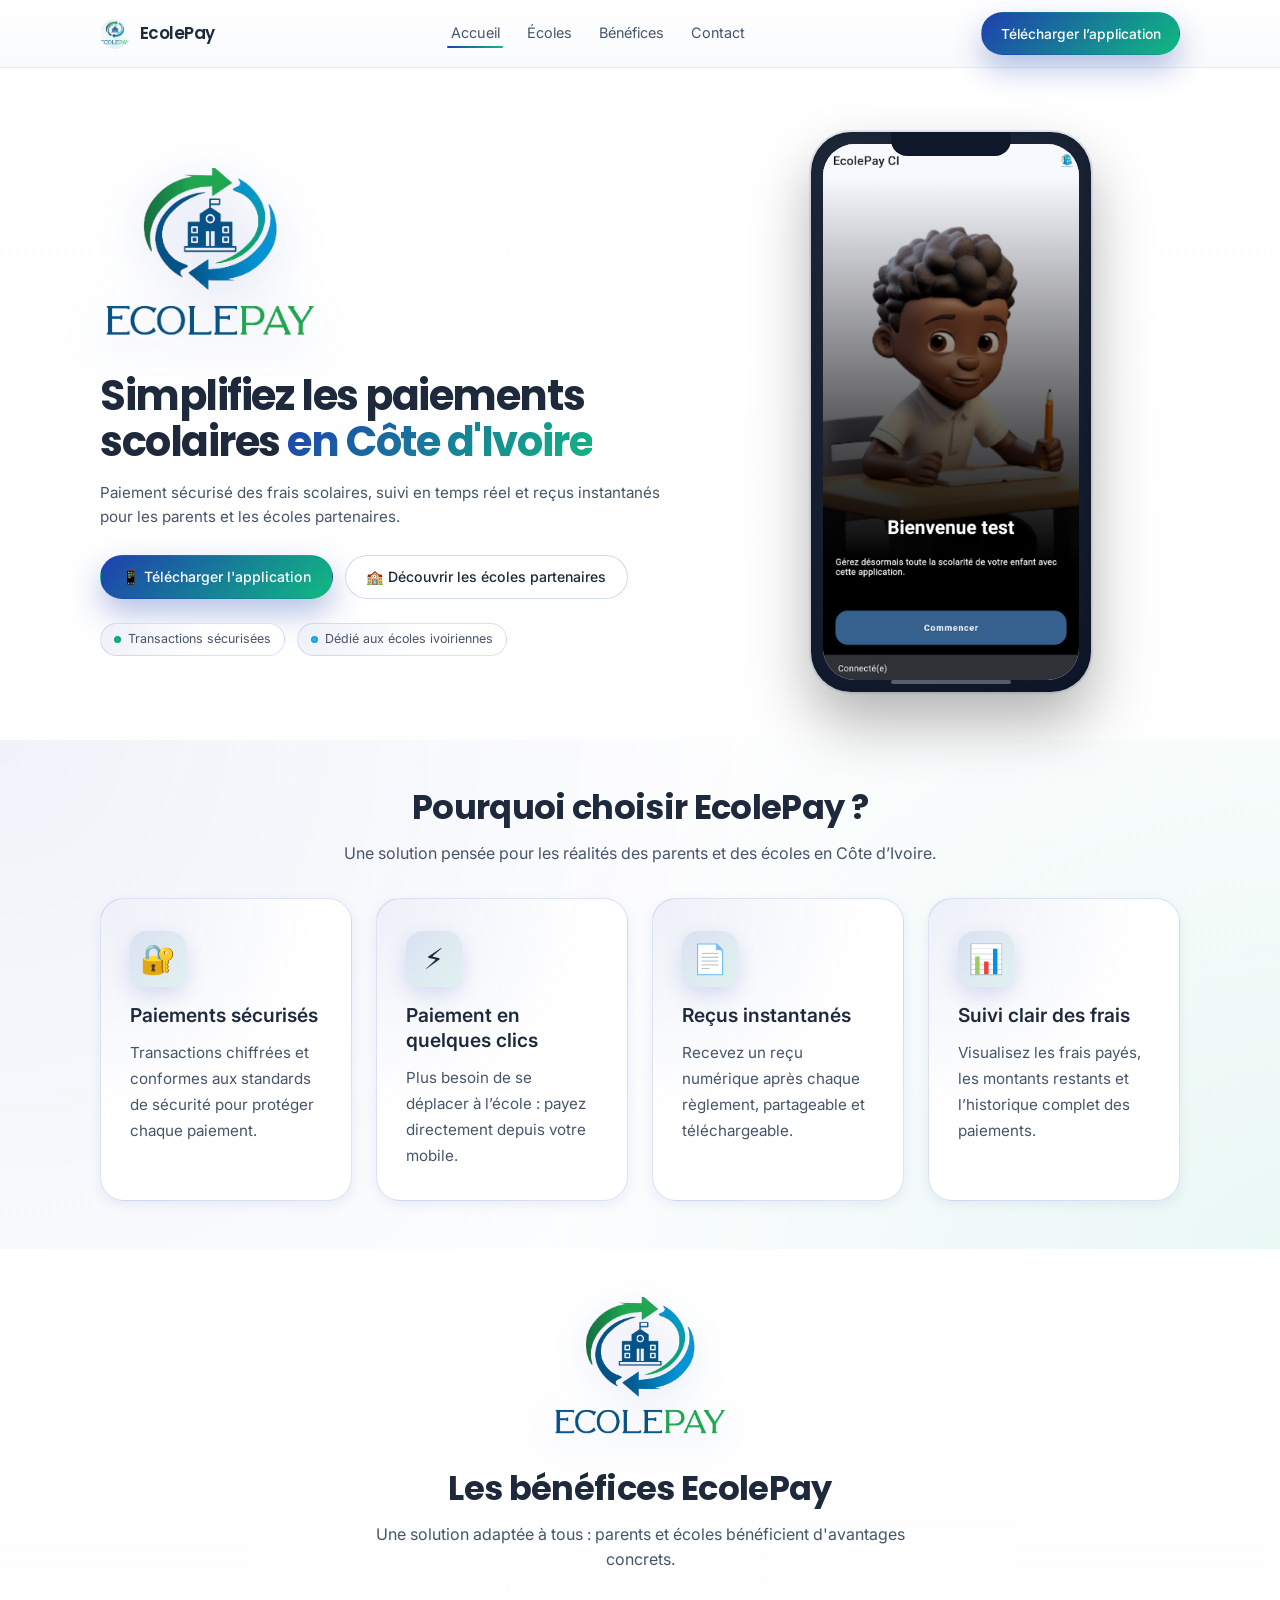
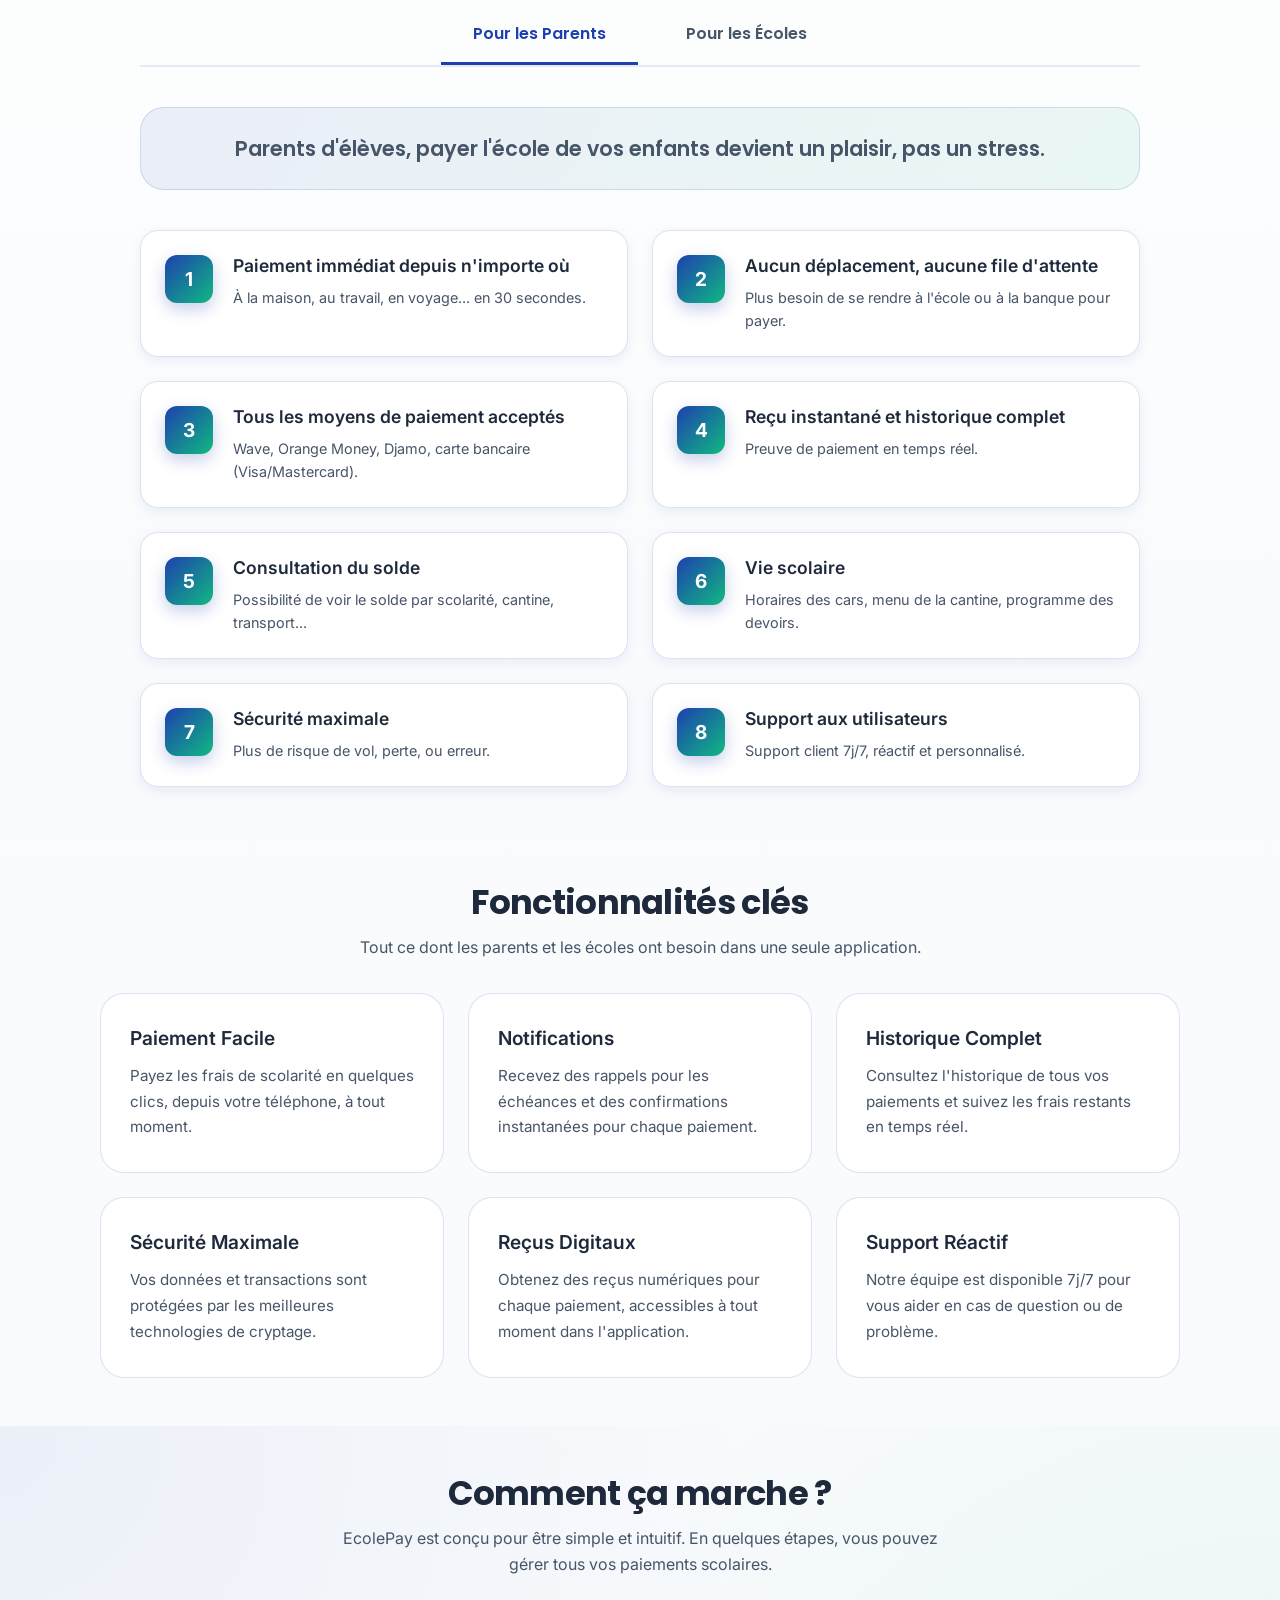
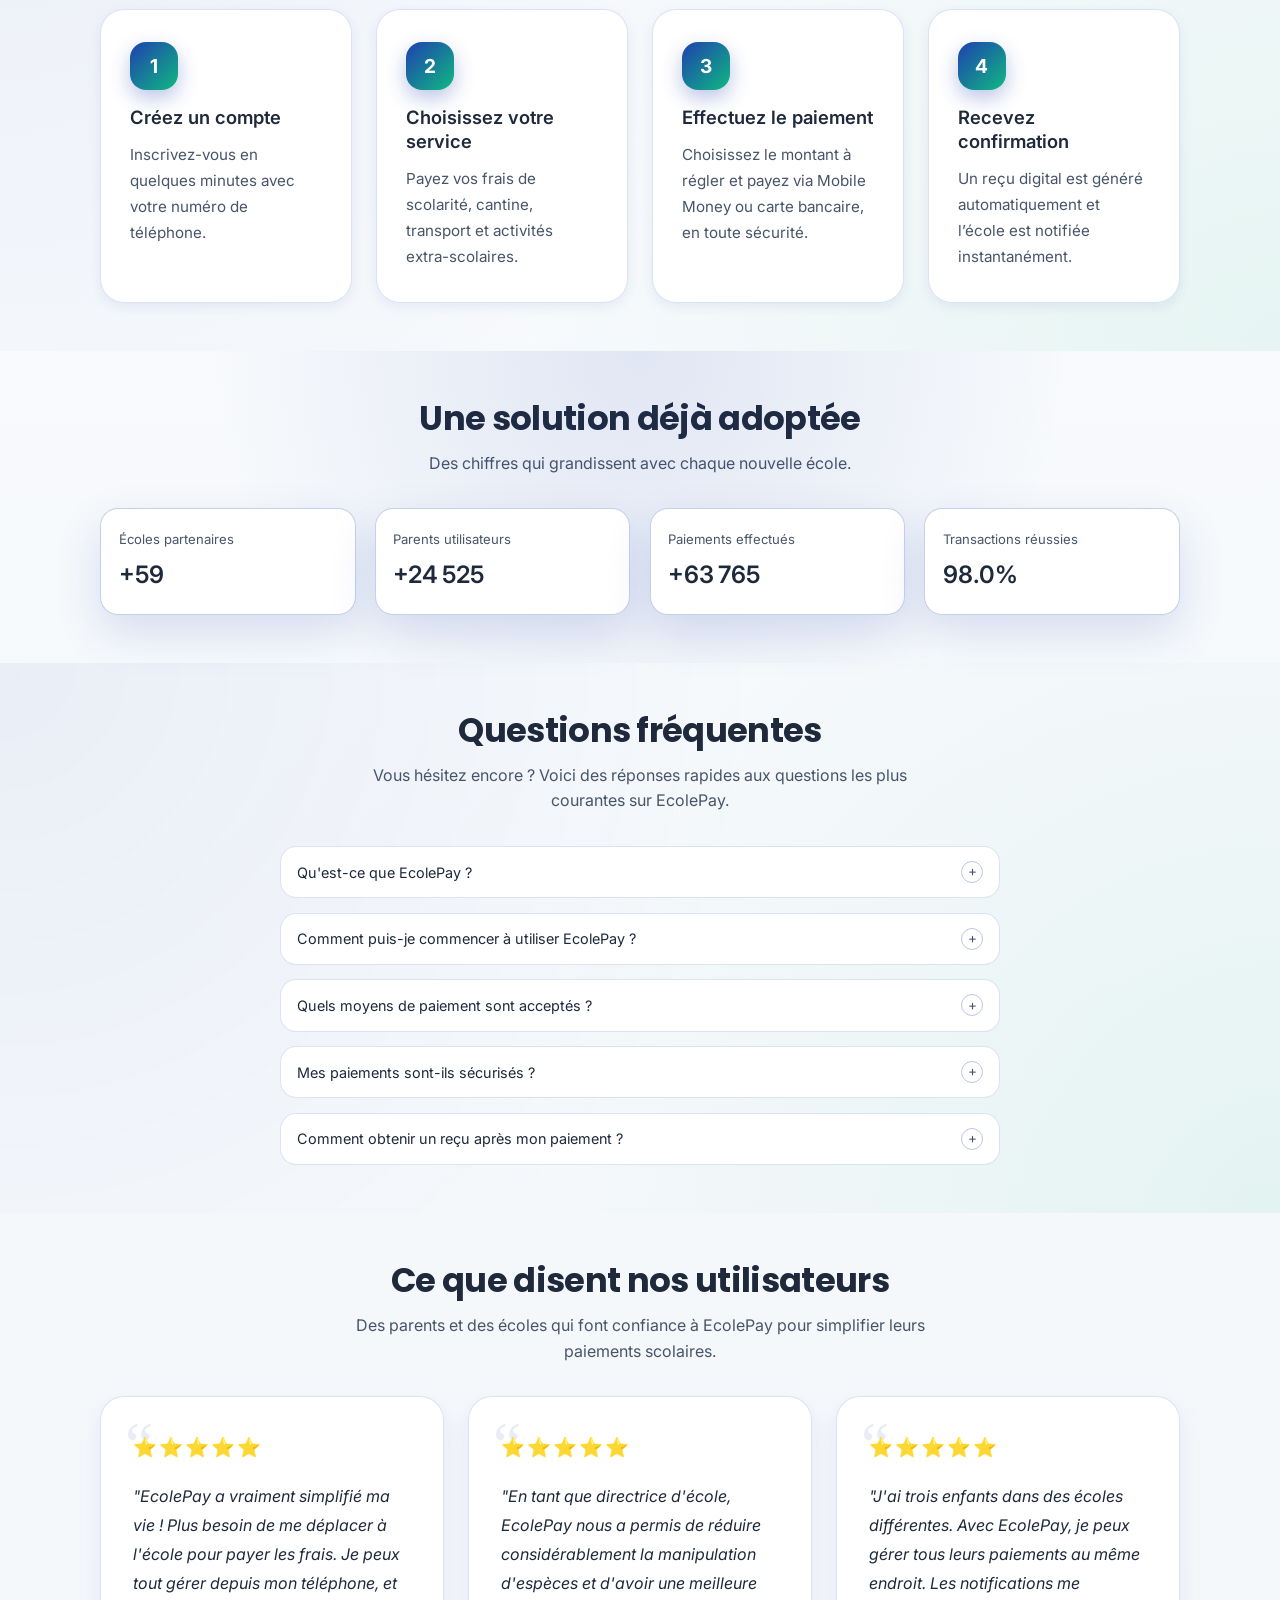
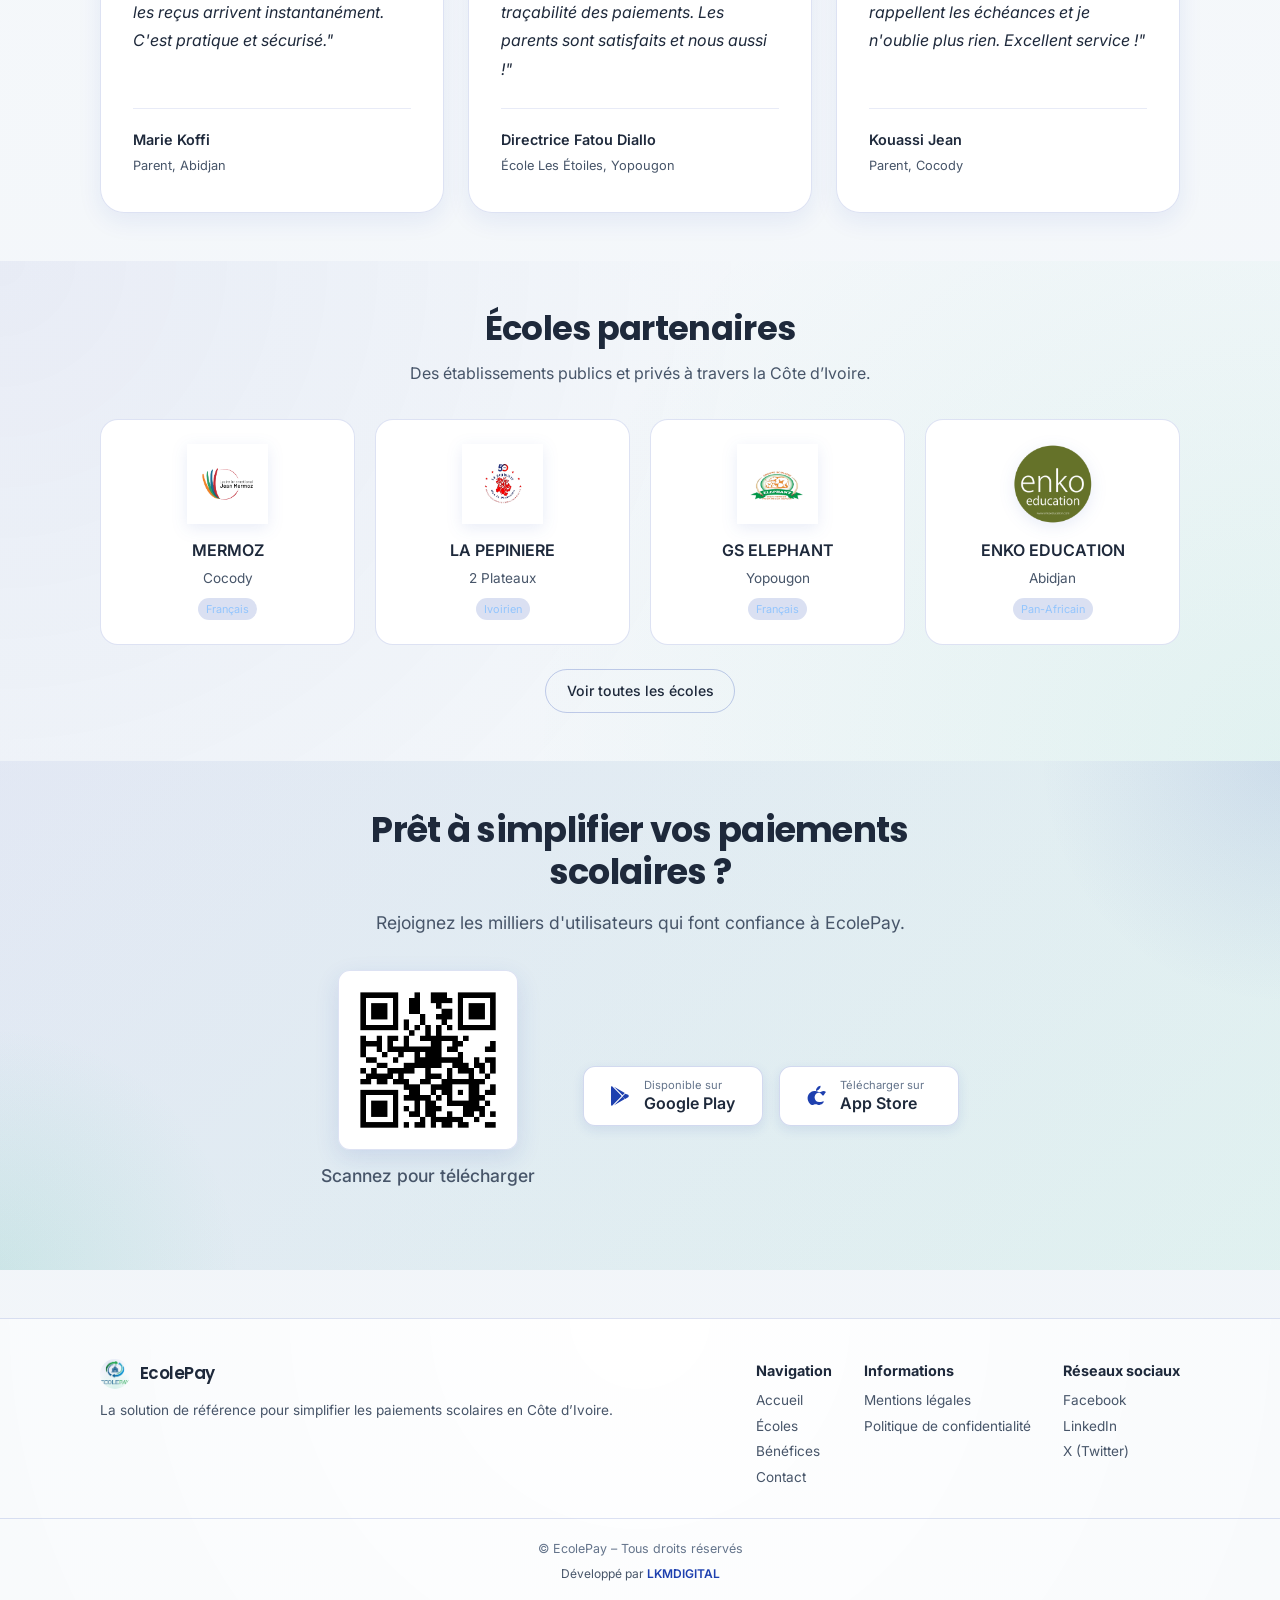
<file: index.html>
<!DOCTYPE html>
<html lang="fr">
  <head>
    <meta charset="UTF-8" />
    <meta
      name="viewport"
      content="width=device-width, initial-scale=1.0"
    />
    <title>EcolePay – Simplifiez les paiements scolaires en Côte d'Ivoire</title>
    <meta
      name="description"
      content="EcolePay est la première plateforme de paiement mobile dédiée aux écoles en Côte d'Ivoire. Payez les frais scolaires en toute sécurité, suivez vos paiements et recevez des reçus instantanés."
    />
    <meta name="keywords" content="EcolePay, paiement scolaire, Côte d'Ivoire, frais scolaires, mobile money, école, parent, application mobile" />
    <meta name="author" content="LKMDIGITAL" />
    <meta name="robots" content="index, follow" />
    <meta property="og:title" content="EcolePay – Simplifiez les paiements scolaires en Côte d'Ivoire" />
    <meta property="og:description" content="Payez les frais scolaires en toute sécurité, suivez vos paiements et recevez des reçus instantanés." />
    <meta property="og:type" content="website" />
    <meta property="og:image" content="public/logo.png" />
    <meta name="twitter:card" content="summary_large_image" />
    <meta name="twitter:title" content="EcolePay – Simplifiez les paiements scolaires" />
    <meta name="twitter:description" content="Payez les frais scolaires en toute sécurité, suivez vos paiements et recevez des reçus instantanés." />
    <link rel="icon" type="image/png" href="public/logo.png" />
    <link rel="canonical" href="https://ecolepay.ci/" />
    <link rel="preconnect" href="https://fonts.googleapis.com" />
    <link
      rel="preconnect"
      href="https://fonts.gstatic.com"
      crossorigin
    />
    <link
      href="https://fonts.googleapis.com/css2?family=Inter:wght@400;500;600;700&family=Poppins:wght@500;600;700&display=swap"
      rel="stylesheet"
    />
    <link rel="stylesheet" href="assets/css/styles.css" />
  </head>
  <body>
    <!-- Navigation -->
    <header class="site-header">
      <div class="container header-inner">
        <a href="index.html" class="brand">
          <img
            src="public/logo.png"
            alt="Logo EcolePay"
            class="brand-logo"
          />
          <span class="brand-name">EcolePay</span>
        </a>
        <nav class="main-nav">
          <ul>
            <li><a href="#hero" class="nav-link active">Accueil</a></li>
            <li><a href="ecoles.html" class="nav-link">Écoles</a></li>
            <li><a href="benefices.html" class="nav-link">Bénéfices</a></li>
            <li><a href="contact.html" class="nav-link">Contact</a></li>
          </ul>
        </nav>
        <a href="https://onelink.to/p9g4zm" class="btn btn-primary header-cta">
          Télécharger l’application
        </a>
        <button
          class="nav-toggle"
          aria-label="Ouvrir le menu de navigation"
        >
          <span></span><span></span><span></span>
        </button>
      </div>
    </header>

    <main>
      <!-- Hero -->
      <section id="hero" class="section hero-section reveal">
        <div class="container hero-grid">
          <div class="hero-content">
            <div class="hero-logo">
              <img src="public/logo.png" alt="Logo EcolePay" class="hero-logo-img" />
            </div>
            <h1>
              Simplifiez les paiements scolaires
              <span class="accent">en Côte d'Ivoire</span>
            </h1>
            <p class="hero-subtitle">
              Paiement sécurisé des frais scolaires, suivi en temps réel et
              reçus instantanés pour les parents et les écoles partenaires.
            </p>
            <div class="hero-actions">
              <a
                id="cta-download"
                href="https://onelink.to/p9g4zm"
                class="btn btn-primary"
                target="_blank"
                rel="noopener noreferrer"
              >
                📱 Télécharger l'application
              </a>
              <a
                href="#section-ecoles"
                class="btn btn-ghost"
              >
                🏫 Découvrir les écoles partenaires
              </a>
            </div>
            <div class="hero-badges">
              <div class="badge">
                <span class="badge-dot"></span>
                Transactions sécurisées
              </div>
              <div class="badge">
                <span class="badge-dot green"></span>
                Dédié aux écoles ivoiriennes
              </div>
            </div>
          </div>
          <div class="hero-visual">
            <div class="phone-3d-container">
              <div class="phone-3d">
                <div class="phone-frame">
                  <div class="phone-screen-3d">
                    <div class="screen-content">
                      <img src="unnamed.png" alt="EcolePay App Screenshot" class="phone-screenshot" />
                    </div>
                  </div>
                  <div class="phone-notch"></div>
                  <div class="phone-home-indicator"></div>
                </div>
              </div>
            </div>
          </div>
        </div>
      </section>

      <!-- Pourquoi EcolePay -->
      <section class="section section-alt reveal">
        <div class="container">
          <header class="section-header">
            <h2>Pourquoi choisir EcolePay&nbsp;?</h2>
            <p>
              Une solution pensée pour les réalités des parents et des écoles
              en Côte d’Ivoire.
            </p>
          </header>
          <div class="cards-grid">
            <article class="info-card hover-lift">
              <div class="card-icon">🔐</div>
              <h3>Paiements sécurisés</h3>
              <p>
                Transactions chiffrées et conformes aux standards de
                sécurité pour protéger chaque paiement.
              </p>
            </article>
            <article class="info-card hover-lift">
              <div class="card-icon">⚡</div>
              <h3>Paiement en quelques clics</h3>
              <p>
                Plus besoin de se déplacer à l’école&nbsp;: payez
                directement depuis votre mobile.
              </p>
            </article>
            <article class="info-card hover-lift">
              <div class="card-icon">📄</div>
              <h3>Reçus instantanés</h3>
              <p>
                Recevez un reçu numérique après chaque règlement, partageable
                et téléchargeable.
              </p>
            </article>
            <article class="info-card hover-lift">
              <div class="card-icon">📊</div>
              <h3>Suivi clair des frais</h3>
              <p>
                Visualisez les frais payés, les montants restants et
                l’historique complet des paiements.
              </p>
            </article>
          </div>
        </div>
      </section>

      <!-- Bénéfices -->
      <section class="section benefits-section reveal">
        <div class="container">
          <header class="section-header">
            <div class="benefits-logo">
              <img src="public/logo.png" alt="Logo EcolePay" class="benefits-logo-img" />
            </div>
            <h2>Les bénéfices EcolePay</h2>
            <p>
              Une solution adaptée à tous : parents et écoles bénéficient
              d'avantages concrets.
            </p>
          </header>
          <div class="benefits-tabs">
            <div class="tabs-header">
              <button class="tab-button active" data-tab="parents">
                Pour les Parents
              </button>
              <button class="tab-button" data-tab="ecoles">
                Pour les Écoles
              </button>
            </div>
            <div class="tabs-content">
              <!-- Contenu Parents -->
              <div class="tab-panel active" id="tab-parents">
                <div class="benefits-intro">
                  <h3>Parents d'élèves, payer l'école de vos enfants devient un plaisir, pas un stress.</h3>
                </div>
                <div class="benefits-list">
                  <article class="benefit-item">
                    <div class="benefit-number">1</div>
                    <div class="benefit-content">
                      <h4>Paiement immédiat depuis n'importe où</h4>
                      <p>À la maison, au travail, en voyage... en 30 secondes.</p>
                    </div>
                  </article>
                  <article class="benefit-item">
                    <div class="benefit-number">2</div>
                    <div class="benefit-content">
                      <h4>Aucun déplacement, aucune file d'attente</h4>
                      <p>Plus besoin de se rendre à l'école ou à la banque pour payer.</p>
                    </div>
                  </article>
                  <article class="benefit-item">
                    <div class="benefit-number">3</div>
                    <div class="benefit-content">
                      <h4>Tous les moyens de paiement acceptés</h4>
                      <p>Wave, Orange Money, Djamo, carte bancaire (Visa/Mastercard).</p>
                    </div>
                  </article>
                  <article class="benefit-item">
                    <div class="benefit-number">4</div>
                    <div class="benefit-content">
                      <h4>Reçu instantané et historique complet</h4>
                      <p>Preuve de paiement en temps réel.</p>
                    </div>
                  </article>
                  <article class="benefit-item">
                    <div class="benefit-number">5</div>
                    <div class="benefit-content">
                      <h4>Consultation du solde</h4>
                      <p>Possibilité de voir le solde par scolarité, cantine, transport...</p>
                    </div>
                  </article>
                  <article class="benefit-item">
                    <div class="benefit-number">6</div>
                    <div class="benefit-content">
                      <h4>Vie scolaire</h4>
                      <p>Horaires des cars, menu de la cantine, programme des devoirs.</p>
                    </div>
                  </article>
                  <article class="benefit-item">
                    <div class="benefit-number">7</div>
                    <div class="benefit-content">
                      <h4>Sécurité maximale</h4>
                      <p>Plus de risque de vol, perte, ou erreur.</p>
                    </div>
                  </article>
                  <article class="benefit-item">
                    <div class="benefit-number">8</div>
                    <div class="benefit-content">
                      <h4>Support aux utilisateurs</h4>
                      <p>Support client 7j/7, réactif et personnalisé.</p>
                    </div>
                  </article>
                </div>
              </div>
              <!-- Contenu Écoles -->
              <div class="tab-panel" id="tab-ecoles">
                <div class="benefits-intro">
                  <h3>Prenez le contrôle total de vos encaissements et concentrez-vous sur ce qui compte : l'éducation.</h3>
                </div>
                <div class="benefits-list">
                  <article class="benefit-item">
                    <div class="benefit-number">1</div>
                    <div class="benefit-content">
                      <h4>Zéro manipulation de cash</h4>
                      <p>Plus d'espèces à compter, stocker ou transporter.</p>
                    </div>
                  </article>
                  <article class="benefit-item">
                    <div class="benefit-number">2</div>
                    <div class="benefit-content">
                      <h4>Traçabilité en temps réel</h4>
                      <p>Chaque paiement est immédiatement visible par élève.</p>
                    </div>
                  </article>
                  <article class="benefit-item">
                    <div class="benefit-number">3</div>
                    <div class="benefit-content">
                      <h4>Fin des litiges et contestations</h4>
                      <p>Un reçu électronique instantané, archivé automatiquement.</p>
                    </div>
                  </article>
                  <article class="benefit-item">
                    <div class="benefit-number">4</div>
                    <div class="benefit-content">
                      <h4>Réduction des impayés</h4>
                      <p>Rappels automatiques et simplicité d'usage.</p>
                    </div>
                  </article>
                  <article class="benefit-item">
                    <div class="benefit-number">5</div>
                    <div class="benefit-content">
                      <h4>Intégration avec votre outil de gestion</h4>
                      <p>Faire communiquer EcolePay avec votre logiciel de comptabilité.</p>
                    </div>
                  </article>
                  <article class="benefit-item">
                    <div class="benefit-number">6</div>
                    <div class="benefit-content">
                      <h4>Tableau de bord professionnel</h4>
                      <p>Vision complète de votre trésorerie, de vos flux, et de vos échéances.</p>
                    </div>
                  </article>
                  <article class="benefit-item">
                    <div class="benefit-number">7</div>
                    <div class="benefit-content">
                      <h4>Onboarding facile et rapide</h4>
                      <p>Formation complète de votre personnel en moins de 3 jours.</p>
                    </div>
                  </article>
                  <article class="benefit-item">
                    <div class="benefit-number">8</div>
                    <div class="benefit-content">
                      <h4>Image moderne & crédible</h4>
                      <p>Votre école attire de nouvelles inscriptions à travers cette innovation.</p>
                    </div>
                  </article>
                </div>
              </div>
            </div>
          </div>
        </div>
      </section>

      <!-- Fonctionnalités -->
      <section class="section reveal">
        <div class="container">
          <header class="section-header">
            <h2>Fonctionnalités clés</h2>
            <p>
              Tout ce dont les parents et les écoles ont besoin dans une seule
              application.
            </p>
          </header>
          <div class="features-grid">
            <article class="feature-card hover-border">
              <h3>Paiement Facile</h3>
              <p>
                Payez les frais de scolarité en quelques clics, depuis votre
                téléphone, à tout moment.
              </p>
            </article>
            <article class="feature-card hover-border">
              <h3>Notifications</h3>
              <p>
                Recevez des rappels pour les échéances et des confirmations
                instantanées pour chaque paiement.
              </p>
            </article>
            <article class="feature-card hover-border">
              <h3>Historique Complet</h3>
              <p>
                Consultez l'historique de tous vos paiements et suivez les frais
                restants en temps réel.
              </p>
            </article>
            <article class="feature-card hover-border">
              <h3>Sécurité Maximale</h3>
              <p>
                Vos données et transactions sont protégées par les meilleures
                technologies de cryptage.
              </p>
            </article>
            <article class="feature-card hover-border">
              <h3>Reçus Digitaux</h3>
              <p>
                Obtenez des reçus numériques pour chaque paiement, accessibles à
                tout moment dans l'application.
              </p>
            </article>
            <article class="feature-card hover-border">
              <h3>Support Réactif</h3>
              <p>
                Notre équipe est disponible 7j/7 pour vous aider en cas de
                question ou de problème.
              </p>
            </article>
          </div>
        </div>
      </section>

      <!-- Comment ça marche -->
      <section class="section section-alt reveal">
        <div class="container">
          <header class="section-header">
            <h2>Comment ça marche&nbsp;?</h2>
            <p>
              EcolePay est conçu pour être simple et intuitif. En quelques
              étapes, vous pouvez gérer tous vos paiements scolaires.
            </p>
          </header>
          <ol class="steps">
            <li class="step-item">
              <span class="step-number">1</span>
              <div class="step-content">
                <h3>Créez un compte</h3>
                <p>
                  Inscrivez-vous en quelques minutes avec votre numéro de
                  téléphone.
                </p>
              </div>
            </li>
            <li class="step-item">
              <span class="step-number">2</span>
              <div class="step-content">
                <h3>Choisissez votre service</h3>
                <p>
                  Payez vos frais de scolarité, cantine, transport et
                  activités extra-scolaires.
                </p>
              </div>
            </li>
            <li class="step-item">
              <span class="step-number">3</span>
              <div class="step-content">
                <h3>Effectuez le paiement</h3>
                <p>
                  Choisissez le montant à régler et payez via Mobile Money ou
                  carte bancaire, en toute sécurité.
                </p>
              </div>
            </li>
            <li class="step-item">
              <span class="step-number">4</span>
              <div class="step-content">
                <h3>Recevez confirmation</h3>
                <p>
                  Un reçu digital est généré automatiquement et l’école est
                  notifiée instantanément.
                </p>
              </div>
            </li>
          </ol>
        </div>
      </section>

      <!-- Statistiques -->
      <section class="section stats-section reveal">
        <div class="container">
          <header class="section-header">
            <h2>Une solution déjà adoptée</h2>
            <p>Des chiffres qui grandissent avec chaque nouvelle école.</p>
          </header>
          <div class="stats-grid">
            <div class="stat-card">
              <p class="stat-label">Écoles partenaires</p>
              <p class="stat-value">
                +<span data-target="60" class="counter">0</span>
              </p>
            </div>
            <div class="stat-card">
              <p class="stat-label">Parents utilisateurs</p>
              <p class="stat-value">
                +<span data-target="25000" class="counter">0</span>
              </p>
            </div>
            <div class="stat-card">
              <p class="stat-label">Paiements effectués</p>
              <p class="stat-value">
            +<span data-target="65000" class="counter">0</span>
              </p>
            </div>
            <div class="stat-card">
              <p class="stat-label">Transactions réussies</p>
              <p class="stat-value">
                <span data-target="99.9" data-decimal="1" class="counter"
                  >0</span
                >%
              </p>
            </div>
          </div>
        </div>
      </section>

      <!-- FAQ -->
      <section id="faq" class="section section-alt reveal">
        <div class="container">
          <header class="section-header">
            <h2>Questions fréquentes</h2>
            <p>
              Vous hésitez encore&nbsp;? Voici des réponses rapides aux
              questions les plus courantes sur EcolePay.
            </p>
          </header>
          <div class="faq-list">
            <article class="faq-item">
              <button class="faq-question" type="button">
                <span>Qu'est-ce que EcolePay&nbsp;?</span>
                <span class="faq-icon">+</span>
              </button>
              <div class="faq-answer">
                <p>
                  EcolePay est une application mobile qui permet aux parents de
                  payer les frais scolaires (scolarité, cantine, transport…)
                  facilement, en ligne, tout en donnant aux écoles une meilleure
                  visibilité sur leurs encaissements.
                </p>
              </div>
            </article>
            <article class="faq-item">
              <button class="faq-question" type="button">
                <span>Comment puis-je commencer à utiliser EcolePay&nbsp;?</span>
                <span class="faq-icon">+</span>
              </button>
              <div class="faq-answer">
                <p>
                  Dès que votre école est partenaire, vous créez votre compte
                  avec votre numéro de téléphone, ajoutez vos enfants puis
                  sélectionnez les frais à régler directement dans l'application.
                </p>
              </div>
            </article>
            <article class="faq-item">
              <button class="faq-question" type="button">
                <span>Quels moyens de paiement sont acceptés&nbsp;?</span>
                <span class="faq-icon">+</span>
              </button>
              <div class="faq-answer">
                <p>
                  EcolePay supporte les principaux services de Mobile Money ainsi
                  que le paiement par carte bancaire, selon les options activées
                  par votre établissement scolaire.
                </p>
              </div>
            </article>
            <article class="faq-item">
              <button class="faq-question" type="button">
                <span>Mes paiements sont-ils sécurisés&nbsp;?</span>
                <span class="faq-icon">+</span>
              </button>
              <div class="faq-answer">
                <p>
                  Oui. Toutes les transactions sont protégées par des
                  technologies de cryptage de niveau bancaire et nous ne
                  stockons jamais les détails sensibles de vos moyens de
                  paiement.
                </p>
              </div>
            </article>
            <article class="faq-item">
              <button class="faq-question" type="button">
                <span>Comment obtenir un reçu après mon paiement&nbsp;?</span>
                <span class="faq-icon">+</span>
              </button>
              <div class="faq-answer">
                <p>
                  Après chaque paiement, un reçu digital est généré
                  automatiquement dans l'application. Vous pouvez le consulter,
                  le télécharger ou le partager à tout moment.
                </p>
              </div>
            </article>
          </div>
        </div>
      </section>

      <!-- Témoignages clients -->
      <section class="section reveal">
        <div class="container">
          <header class="section-header">
            <h2>Ce que disent nos utilisateurs</h2>
            <p>
              Des parents et des écoles qui font confiance à EcolePay pour
              simplifier leurs paiements scolaires.
            </p>
          </header>
          <div class="testimonials-grid">
            <article class="testimonial-card hover-lift">
              <div class="testimonial-stars">⭐⭐⭐⭐⭐</div>
              <p class="testimonial-text">
                "EcolePay a vraiment simplifié ma vie ! Plus besoin de me déplacer
                à l'école pour payer les frais. Je peux tout gérer depuis mon
                téléphone, et les reçus arrivent instantanément. C'est pratique
                et sécurisé."
              </p>
              <div class="testimonial-author">
                <strong>Marie Koffi</strong>
                <span>Parent, Abidjan</span>
              </div>
            </article>
            <article class="testimonial-card hover-lift">
              <div class="testimonial-stars">⭐⭐⭐⭐⭐</div>
              <p class="testimonial-text">
                "En tant que directrice d'école, EcolePay nous a permis de
                réduire considérablement la manipulation d'espèces et d'avoir
                une meilleure traçabilité des paiements. Les parents sont
                satisfaits et nous aussi !"
              </p>
              <div class="testimonial-author">
                <strong>Directrice Fatou Diallo</strong>
                <span>École Les Étoiles, Yopougon</span>
              </div>
            </article>
            <article class="testimonial-card hover-lift">
              <div class="testimonial-stars">⭐⭐⭐⭐⭐</div>
              <p class="testimonial-text">
                "J'ai trois enfants dans des écoles différentes. Avec EcolePay,
                je peux gérer tous leurs paiements au même endroit. Les
                notifications me rappellent les échéances et je n'oublie plus
                rien. Excellent service !"
              </p>
              <div class="testimonial-author">
                <strong>Kouassi Jean</strong>
                <span>Parent, Cocody</span>
              </div>
            </article>
          </div>
        </div>
      </section>

      <!-- Écoles partenaires preview -->
      <section
        id="section-ecoles"
        class="section section-alt reveal"
      >
        <div class="container">
          <header class="section-header">
            <h2>Écoles partenaires</h2>
            <p>
              Des établissements publics et privés à travers la Côte d’Ivoire.
            </p>
          </header>
          <div class="schools-preview-grid">
            <article class="school-card hover-lift-sm">
              <img src="public/schools/mermoz.png" alt="Logo MERMOZ" class="school-logo" />
              <h3>MERMOZ</h3>
              <p>Cocody</p>
              <span class="tag tag-curriculum">Français</span>
            </article>
            <article class="school-card hover-lift-sm">
              <img src="public/schools/LA PEPINIERE.png" alt="Logo LA PEPINIERE" class="school-logo" />
              <h3>LA PEPINIERE</h3>
              <p>2 Plateaux</p>
              <span class="tag tag-curriculum">Ivoirien</span>
            </article>
            <article class="school-card hover-lift-sm">
              <img src="public/schools/ELEPHANT.png" alt="Logo GS ELEPHANT" class="school-logo" />
              <h3>GS ELEPHANT</h3>
              <p>Yopougon</p>
              <span class="tag tag-curriculum">Français</span>
            </article>
            <article class="school-card hover-lift-sm">
              <img src="public/schools/2013-enko-creation.png" alt="Logo ENKO EDUCATION" class="school-logo" />
              <h3>ENKO EDUCATION</h3>
              <p>Abidjan</p>
              <span class="tag tag-curriculum">Pan-Africain</span>
            </article>
          </div>
          <div class="section-actions">
            <a href="ecoles.html" class="btn btn-outline">
              Voir toutes les écoles
            </a>
          </div>
        </div>
      </section>

      <!-- CTA Download -->
      <section class="section cta-section reveal">
        <div class="container">
          <div class="cta-content">
            <h2>Prêt à simplifier vos paiements scolaires&nbsp;?</h2>
            <p>
              Rejoignez les milliers d'utilisateurs qui font confiance à
              EcolePay.
            </p>
            <div class="cta-download-wrapper">
              <div class="qr-code-container">
                <img src="scanne.png" alt="Code QR pour télécharger EcolePay" class="qr-code" />
                <p class="qr-label">Scannez pour télécharger</p>
              </div>
              <div class="cta-buttons">
                <a
                  href="https://play.google.com/store/apps/details?id=com.lkmdigital.ecolepay"
                  class="store-button store-google"
                  target="_blank"
                  rel="noopener noreferrer"
                  aria-label="Télécharger sur Google Play"
                >
                  <svg
                    width="24"
                    height="24"
                    viewBox="0 0 24 24"
                    fill="none"
                    xmlns="http://www.w3.org/2000/svg"
                  >
                    <path
                      d="M3 20.5V3.5C3 2.91 3.34 2.39 3.84 2.11L13.69 12L3.84 21.89C3.34 21.61 3 21.09 3 20.5ZM16.81 15.12L6.05 21.34L14.54 12.85L16.81 15.12ZM20.16 10.81C20.5 11.08 20.75 11.5 20.75 12C20.75 12.5 20.5 12.92 20.16 13.19L17.19 15.12L14.54 12.47L17.19 9.82L20.16 10.81ZM6.05 2.66L16.81 8.88L14.54 11.15L6.05 2.66Z"
                      fill="currentColor"
                    />
                  </svg>
                  <div>
                    <span class="store-label">Disponible sur</span>
                    <span class="store-name">Google Play</span>
                  </div>
                </a>
                <a
                  href="https://apps.apple.com/ci/app/ecolepay-ci/id6743403221?l=en-GB"
                  class="store-button store-apple"
                  target="_blank"
                  rel="noopener noreferrer"
                  aria-label="Télécharger sur l'App Store"
                >
                  <svg
                    width="24"
                    height="24"
                    viewBox="0 0 24 24"
                    fill="none"
                    xmlns="http://www.w3.org/2000/svg"
                  >
                    <path
                      d="M17.05 20.28C16.07 21.28 14.87 21.11 13.65 20.63C12.35 20.13 11.05 20.08 9.65 20.63C8.05 21.27 7.05 21.05 6.15 20.08C2.35 16.05 3.05 10.48 6.75 8.28C8.15 7.28 9.75 7.05 11.05 7.05C12.35 7.05 13.55 7.48 14.55 7.88C15.55 8.28 16.45 8.18 17.25 7.68C19.15 6.48 20.95 7.08 21.95 7.88C21.75 8.18 19.85 10.88 19.85 10.88C19.55 11.28 19.35 11.48 19.05 11.48C18.75 11.48 18.45 11.28 18.15 10.88C17.85 10.48 17.55 10.18 17.35 9.88C16.55 9.18 15.65 8.78 14.75 8.78C13.55 8.78 12.45 9.38 11.75 10.18C10.95 11.18 10.45 12.48 10.65 13.88C10.95 16.18 12.75 17.88 15.05 18.08C15.75 18.18 16.45 18.08 17.05 17.88C17.55 17.78 18.05 17.58 18.55 17.48C19.15 17.28 19.65 17.38 20.15 17.78C19.55 18.48 18.85 19.18 17.95 20.18L17.05 20.28ZM12.05 6.88C11.85 4.18 14.05 2.08 16.55 1.78C16.95 3.78 15.15 5.68 13.25 6.48C12.75 6.68 12.35 6.78 12.05 6.88Z"
                      fill="currentColor"
                    />
                  </svg>
                  <div>
                    <span class="store-label">Télécharger sur</span>
                    <span class="store-name">App Store</span>
                  </div>
                </a>
              </div>
            </div>
          </div>
        </div>
      </section>
    </main>

    <!-- Footer -->
    <footer class="site-footer">
      <div class="container footer-inner">
        <div class="footer-brand">
          <a href="index.html" class="brand">
            <img
              src="public/logo.png"
              alt="Logo EcolePay"
              class="brand-logo"
            />
            <span class="brand-name">EcolePay</span>
          </a>
          <p class="footer-text">
            La solution de référence pour simplifier les paiements scolaires en
            Côte d’Ivoire.
          </p>
        </div>
        <div class="footer-columns">
          <div class="footer-column">
            <h4>Navigation</h4>
            <ul>
              <li><a href="index.html">Accueil</a></li>
              <li><a href="ecoles.html">Écoles</a></li>
              <li><a href="benefices.html">Bénéfices</a></li>
              <li><a href="contact.html">Contact</a></li>
            </ul>
          </div>
          <div class="footer-column">
            <h4>Informations</h4>
            <ul>
              <li><a href="#">Mentions légales</a></li>
              <li><a href="#">Politique de confidentialité</a></li>
            </ul>
          </div>
          <div class="footer-column">
            <h4>Réseaux sociaux</h4>
            <ul class="social-links">
              <li><a href="#" aria-label="EcolePay sur Facebook">Facebook</a></li>
              <li><a href="#" aria-label="EcolePay sur LinkedIn">LinkedIn</a></li>
              <li><a href="#" aria-label="EcolePay sur X">X (Twitter)</a></li>
            </ul>
          </div>
        </div>
      </div>
      <div class="footer-bottom">
        <div class="container">
          <p>© EcolePay – Tous droits réservés</p>
          <p class="footer-credit">
            Développé par
            <a href="https://lkmdigital.ci" target="_blank" rel="noopener noreferrer" class="lkm-link">LKMDIGITAL</a>
          </p>
        </div>
      </div>
    </footer>

    <script src="assets/js/main.js"></script>
  </body>
</html>
</file>
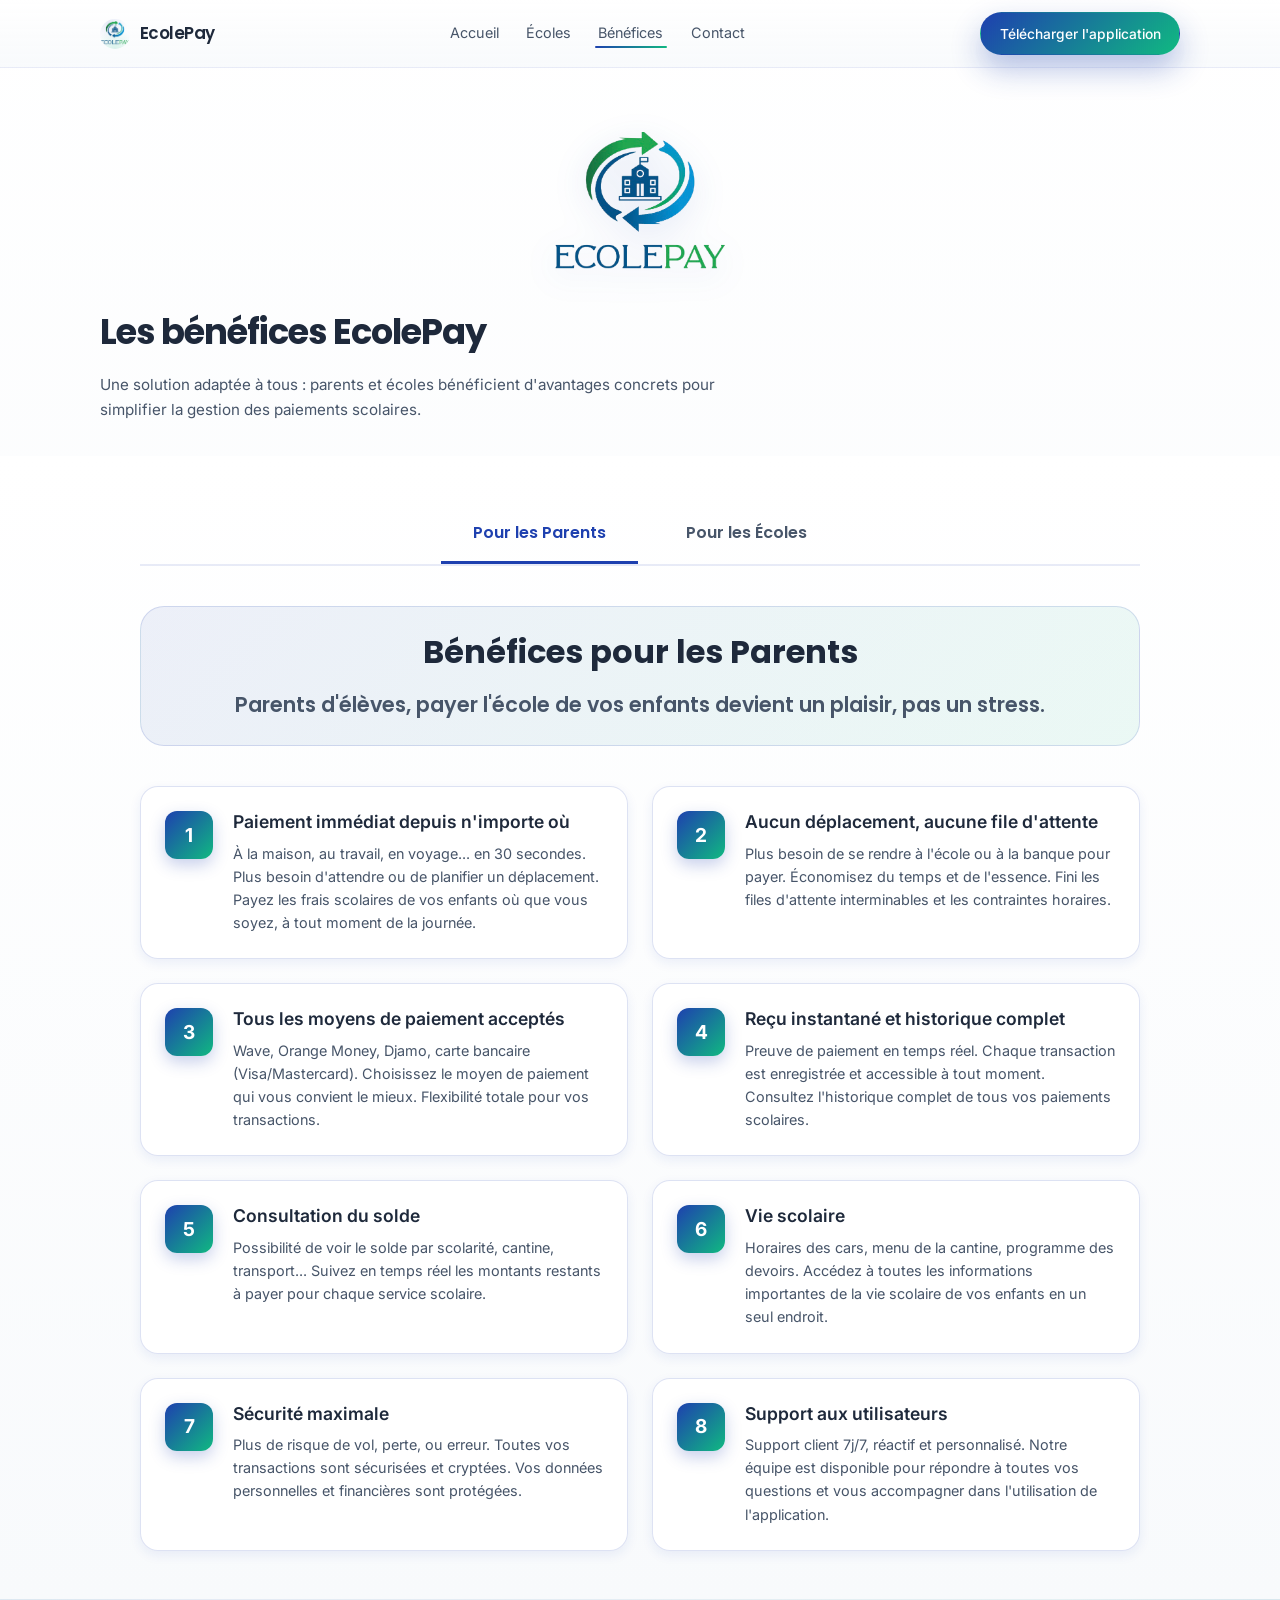
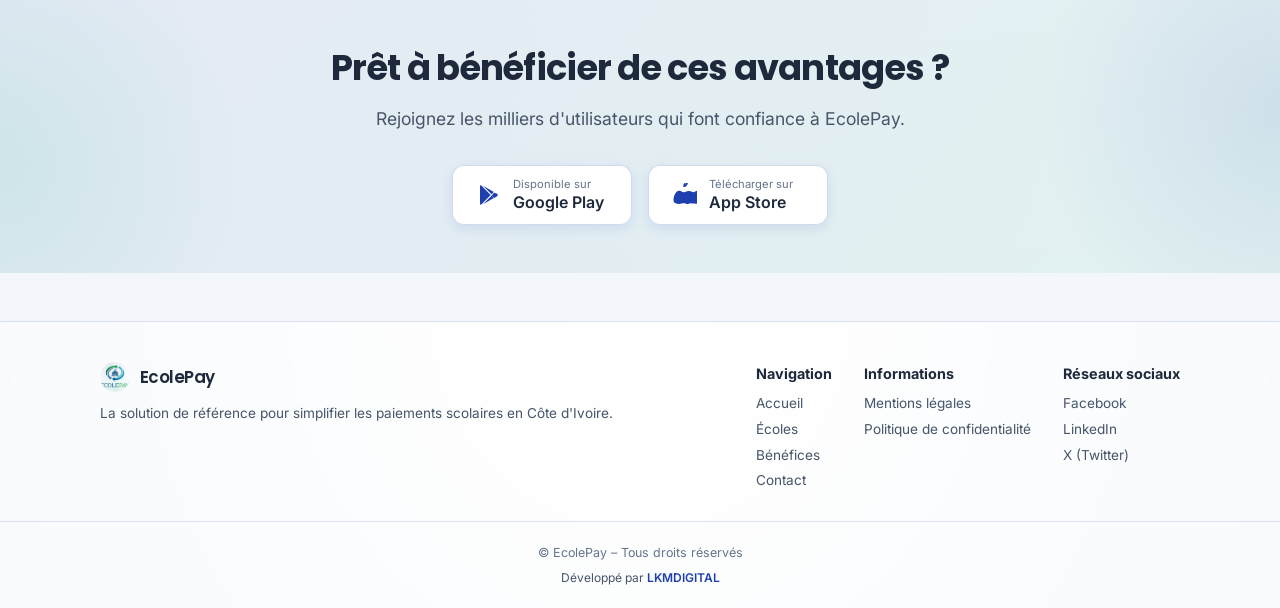
<file: benefices.html>
<!DOCTYPE html>
<html lang="fr">
  <head>
    <meta charset="UTF-8" />
    <meta
      name="viewport"
      content="width=device-width, initial-scale=1.0"
    />
    <title>Bénéfices – EcolePay</title>
    <meta
      name="description"
      content="Découvrez tous les bénéfices d'EcolePay pour les parents et les écoles. Simplifiez les paiements scolaires avec une solution moderne et sécurisée."
    />
    <meta name="robots" content="index, follow" />
    <link rel="icon" type="image/png" href="public/logo.png" />
    <link rel="canonical" href="https://ecolepay.ci/benefices.html" />
    <link rel="preconnect" href="https://fonts.googleapis.com" />
    <link
      rel="preconnect"
      href="https://fonts.gstatic.com"
      crossorigin
    />
    <link
      href="https://fonts.googleapis.com/css2?family=Inter:wght@400;500;600;700&family=Poppins:wght@500;600;700&display=swap"
      rel="stylesheet"
    />
    <link rel="stylesheet" href="assets/css/styles.css" />
  </head>
  <body>
    <!-- Navigation -->
    <header class="site-header">
      <div class="container header-inner">
        <a href="index.html" class="brand">
          <img
            src="public/logo.png"
            alt="Logo EcolePay"
            class="brand-logo"
          />
          <span class="brand-name">EcolePay</span>
        </a>
        <nav class="main-nav">
          <ul>
            <li><a href="index.html" class="nav-link">Accueil</a></li>
            <li><a href="ecoles.html" class="nav-link">Écoles</a></li>
            <li>
              <a href="benefices.html" class="nav-link active">Bénéfices</a>
            </li>
            <li><a href="contact.html" class="nav-link">Contact</a></li>
          </ul>
        </nav>
        <a href="https://onelink.to/p9g4zm" class="btn btn-primary header-cta">
          Télécharger l'application
        </a>
        <button
          class="nav-toggle"
          aria-label="Ouvrir le menu de navigation"
        >
          <span></span><span></span><span></span>
        </button>
      </div>
    </header>

    <main>
      <section class="section page-hero reveal">
        <div class="container">
          <div class="benefits-logo">
            <img src="public/logo.png" alt="Logo EcolePay" class="benefits-logo-img" />
          </div>
          <h1>Les bénéfices EcolePay</h1>
          <p class="hero-subtitle">
            Une solution adaptée à tous : parents et écoles bénéficient
            d'avantages concrets pour simplifier la gestion des paiements scolaires.
          </p>
        </div>
      </section>

      <!-- Bénéfices -->
      <section class="section benefits-section reveal">
        <div class="container">
          <div class="benefits-tabs">
            <div class="tabs-header">
              <button class="tab-button active" data-tab="parents">
                Pour les Parents
              </button>
              <button class="tab-button" data-tab="ecoles">
                Pour les Écoles
              </button>
            </div>
            <div class="tabs-content">
              <!-- Contenu Parents -->
              <div class="tab-panel active" id="tab-parents">
                <div class="benefits-intro">
                  <h2>Bénéfices pour les Parents</h2>
                  <h3>Parents d'élèves, payer l'école de vos enfants devient un plaisir, pas un stress.</h3>
                </div>
                <div class="benefits-list">
                  <article class="benefit-item">
                    <div class="benefit-number">1</div>
                    <div class="benefit-content">
                      <h4>Paiement immédiat depuis n'importe où</h4>
                      <p>À la maison, au travail, en voyage... en 30 secondes. Plus besoin d'attendre ou de planifier un déplacement. Payez les frais scolaires de vos enfants où que vous soyez, à tout moment de la journée.</p>
                    </div>
                  </article>
                  <article class="benefit-item">
                    <div class="benefit-number">2</div>
                    <div class="benefit-content">
                      <h4>Aucun déplacement, aucune file d'attente</h4>
                      <p>Plus besoin de se rendre à l'école ou à la banque pour payer. Économisez du temps et de l'essence. Fini les files d'attente interminables et les contraintes horaires.</p>
                    </div>
                  </article>
                  <article class="benefit-item">
                    <div class="benefit-number">3</div>
                    <div class="benefit-content">
                      <h4>Tous les moyens de paiement acceptés</h4>
                      <p>Wave, Orange Money, Djamo, carte bancaire (Visa/Mastercard). Choisissez le moyen de paiement qui vous convient le mieux. Flexibilité totale pour vos transactions.</p>
                    </div>
                  </article>
                  <article class="benefit-item">
                    <div class="benefit-number">4</div>
                    <div class="benefit-content">
                      <h4>Reçu instantané et historique complet</h4>
                      <p>Preuve de paiement en temps réel. Chaque transaction est enregistrée et accessible à tout moment. Consultez l'historique complet de tous vos paiements scolaires.</p>
                    </div>
                  </article>
                  <article class="benefit-item">
                    <div class="benefit-number">5</div>
                    <div class="benefit-content">
                      <h4>Consultation du solde</h4>
                      <p>Possibilité de voir le solde par scolarité, cantine, transport... Suivez en temps réel les montants restants à payer pour chaque service scolaire.</p>
                    </div>
                  </article>
                  <article class="benefit-item">
                    <div class="benefit-number">6</div>
                    <div class="benefit-content">
                      <h4>Vie scolaire</h4>
                      <p>Horaires des cars, menu de la cantine, programme des devoirs. Accédez à toutes les informations importantes de la vie scolaire de vos enfants en un seul endroit.</p>
                    </div>
                  </article>
                  <article class="benefit-item">
                    <div class="benefit-number">7</div>
                    <div class="benefit-content">
                      <h4>Sécurité maximale</h4>
                      <p>Plus de risque de vol, perte, ou erreur. Toutes vos transactions sont sécurisées et cryptées. Vos données personnelles et financières sont protégées.</p>
                    </div>
                  </article>
                  <article class="benefit-item">
                    <div class="benefit-number">8</div>
                    <div class="benefit-content">
                      <h4>Support aux utilisateurs</h4>
                      <p>Support client 7j/7, réactif et personnalisé. Notre équipe est disponible pour répondre à toutes vos questions et vous accompagner dans l'utilisation de l'application.</p>
                    </div>
                  </article>
                </div>
              </div>
              <!-- Contenu Écoles -->
              <div class="tab-panel" id="tab-ecoles">
                <div class="benefits-intro">
                  <h2>Bénéfices pour les Écoles</h2>
                  <h3>Prenez le contrôle total de vos encaissements et concentrez-vous sur ce qui compte : l'éducation.</h3>
                </div>
                <div class="benefits-list">
                  <article class="benefit-item">
                    <div class="benefit-number">1</div>
                    <div class="benefit-content">
                      <h4>Zéro manipulation de cash</h4>
                      <p>Plus d'espèces à compter, stocker ou transporter. Réduisez les risques de sécurité et simplifiez la gestion quotidienne de votre établissement.</p>
                    </div>
                  </article>
                  <article class="benefit-item">
                    <div class="benefit-number">2</div>
                    <div class="benefit-content">
                      <h4>Traçabilité en temps réel</h4>
                      <p>Chaque paiement est immédiatement visible par élève. Suivez en direct tous les encaissements et identifiez rapidement les paiements en attente.</p>
                    </div>
                  </article>
                  <article class="benefit-item">
                    <div class="benefit-number">3</div>
                    <div class="benefit-content">
                      <h4>Fin des litiges et contestations</h4>
                      <p>Un reçu électronique instantané, archivé automatiquement. Plus de disputes sur les paiements : chaque transaction est traçable et vérifiable.</p>
                    </div>
                  </article>
                  <article class="benefit-item">
                    <div class="benefit-number">4</div>
                    <div class="benefit-content">
                      <h4>Réduction des impayés</h4>
                      <p>Rappels automatiques et simplicité d'usage. Les parents reçoivent des notifications pour les échéances, réduisant significativement les retards de paiement.</p>
                    </div>
                  </article>
                  <article class="benefit-item">
                    <div class="benefit-number">5</div>
                    <div class="benefit-content">
                      <h4>Intégration avec votre outil de gestion</h4>
                      <p>Faire communiquer EcolePay avec votre logiciel de comptabilité. Synchronisez automatiquement les données pour une gestion simplifiée.</p>
                    </div>
                  </article>
                  <article class="benefit-item">
                    <div class="benefit-number">6</div>
                    <div class="benefit-content">
                      <h4>Tableau de bord professionnel</h4>
                      <p>Vision complète de votre trésorerie, de vos flux, et de vos échéances. Analysez vos revenus et planifiez votre budget avec des données précises et à jour.</p>
                    </div>
                  </article>
                  <article class="benefit-item">
                    <div class="benefit-number">7</div>
                    <div class="benefit-content">
                      <h4>Onboarding facile et rapide</h4>
                      <p>Formation complète de votre personnel en moins de 3 jours. Notre équipe vous accompagne pour une mise en place rapide et efficace.</p>
                    </div>
                  </article>
                  <article class="benefit-item">
                    <div class="benefit-number">8</div>
                    <div class="benefit-content">
                      <h4>Image moderne & crédible</h4>
                      <p>Votre école attire de nouvelles inscriptions à travers cette innovation. Montrez votre engagement pour la modernité et la digitalisation de l'éducation.</p>
                    </div>
                  </article>
                </div>
              </div>
            </div>
          </div>
        </div>
      </section>

      <!-- CTA Section -->
      <section class="section cta-section reveal">
        <div class="container">
          <div class="cta-content">
            <h2>Prêt à bénéficier de ces avantages&nbsp;?</h2>
            <p>
              Rejoignez les milliers d'utilisateurs qui font confiance à
              EcolePay.
            </p>
            <div class="cta-buttons">
              <a
                href="https://play.google.com/store/apps/details?id=com.lkmdigital.ecolepay"
                class="store-button store-google"
                target="_blank"
                rel="noopener noreferrer"
                aria-label="Télécharger sur Google Play"
              >
                <svg
                  width="24"
                  height="24"
                  viewBox="0 0 24 24"
                  fill="none"
                  xmlns="http://www.w3.org/2000/svg"
                >
                  <path
                    d="M3 20.5V3.5C3 2.91 3.34 2.39 3.84 2.11L13.69 12L3.84 21.89C3.34 21.61 3 21.09 3 20.5ZM16.81 15.12L6.05 21.34L14.54 12.85L16.81 15.12ZM20.16 10.81C20.5 11.08 20.75 11.5 20.75 12C20.75 12.5 20.5 12.92 20.16 13.19L17.19 15.12L14.54 12.47L17.19 9.82L20.16 10.81ZM6.05 2.66L16.81 8.88L14.54 11.15L6.05 2.66Z"
                    fill="currentColor"
                  />
                </svg>
                <div>
                  <span class="store-label">Disponible sur</span>
                  <span class="store-name">Google Play</span>
                </div>
              </a>
              <a
                href="https://apps.apple.com/ci/app/ecolepay-ci/id6743403221?l=en-GB"
                class="store-button store-apple"
                target="_blank"
                rel="noopener noreferrer"
                aria-label="Télécharger sur l'App Store"
              >
                <svg
                  width="24"
                  height="24"
                  viewBox="0 0 24 24"
                  fill="none"
                  xmlns="http://www.w3.org/2000/svg"
                >
                  <path
                    d="M17.05 20.28c-.98.98-2.19.81-3.38.63-1.3-.5-2.6-.55-3.95-.55-1.4.55-2.7.64-4.05.64-1.1 0-2.1-.18-3.05-.64-1.9-.9-2.1-2.1-2.1-3.9 0-2.6 1.1-5.2 2.7-7.2.8-1 1.8-1.5 2.9-1.5 1.1 0 2.1.3 3.05.9.6.4 1.2.7 1.8.7.5 0 1.1-.2 1.7-.5.9-.4 1.9-.8 3.15-.8 1.2 0 2.2.3 3.1.8.5.2 1 .4 1.5.4.6 0 1.2-.3 1.8-.7.9-.6 1.9-.9 3-.9 1.1 0 2.1.5 2.9 1.5 1.6 2 2.7 4.6 2.7 7.2 0 1.8-.2 3-2.1 3.9-.95.46-1.95.64-3.05.64zm-5.05-18.5c.3-1.9 1.5-3.4 3.1-3.6.2 1.8-.5 3.4-1.5 4.5-.9.9-2.1 1.5-3.3 1.2-.2-1.8.5-3.4 1.5-4.5z"
                    fill="currentColor"
                  />
                </svg>
                <div>
                  <span class="store-label">Télécharger sur</span>
                  <span class="store-name">App Store</span>
                </div>
              </a>
            </div>
          </div>
        </div>
      </section>
    </main>

    <!-- Footer -->
    <footer class="site-footer">
      <div class="container footer-inner">
        <div class="footer-brand">
          <a href="index.html" class="brand">
            <img
              src="public/logo.png"
              alt="Logo EcolePay"
              class="brand-logo"
            />
            <span class="brand-name">EcolePay</span>
          </a>
          <p class="footer-text">
            La solution de référence pour simplifier les paiements scolaires en
            Côte d'Ivoire.
          </p>
        </div>
        <div class="footer-columns">
          <div class="footer-column">
            <h4>Navigation</h4>
            <ul>
              <li><a href="index.html">Accueil</a></li>
              <li><a href="ecoles.html">Écoles</a></li>
              <li><a href="benefices.html">Bénéfices</a></li>
              <li><a href="contact.html">Contact</a></li>
            </ul>
          </div>
          <div class="footer-column">
            <h4>Informations</h4>
            <ul>
              <li><a href="#">Mentions légales</a></li>
              <li><a href="#">Politique de confidentialité</a></li>
            </ul>
          </div>
          <div class="footer-column">
            <h4>Réseaux sociaux</h4>
            <ul class="social-links">
              <li><a href="#" aria-label="EcolePay sur Facebook">Facebook</a></li>
              <li><a href="#" aria-label="EcolePay sur LinkedIn">LinkedIn</a></li>
              <li><a href="#" aria-label="EcolePay sur X">X (Twitter)</a></li>
            </ul>
          </div>
        </div>
      </div>
      <div class="footer-bottom">
        <div class="container">
          <p>© EcolePay – Tous droits réservés</p>
          <p class="footer-credit">
            Développé par
            <a href="https://lkmdigital.ci" target="_blank" rel="noopener noreferrer" class="lkm-link">LKMDIGITAL</a>
          </p>
        </div>
      </div>
    </footer>

    <script src="assets/js/main.js"></script>
  </body>
</html>
</file>
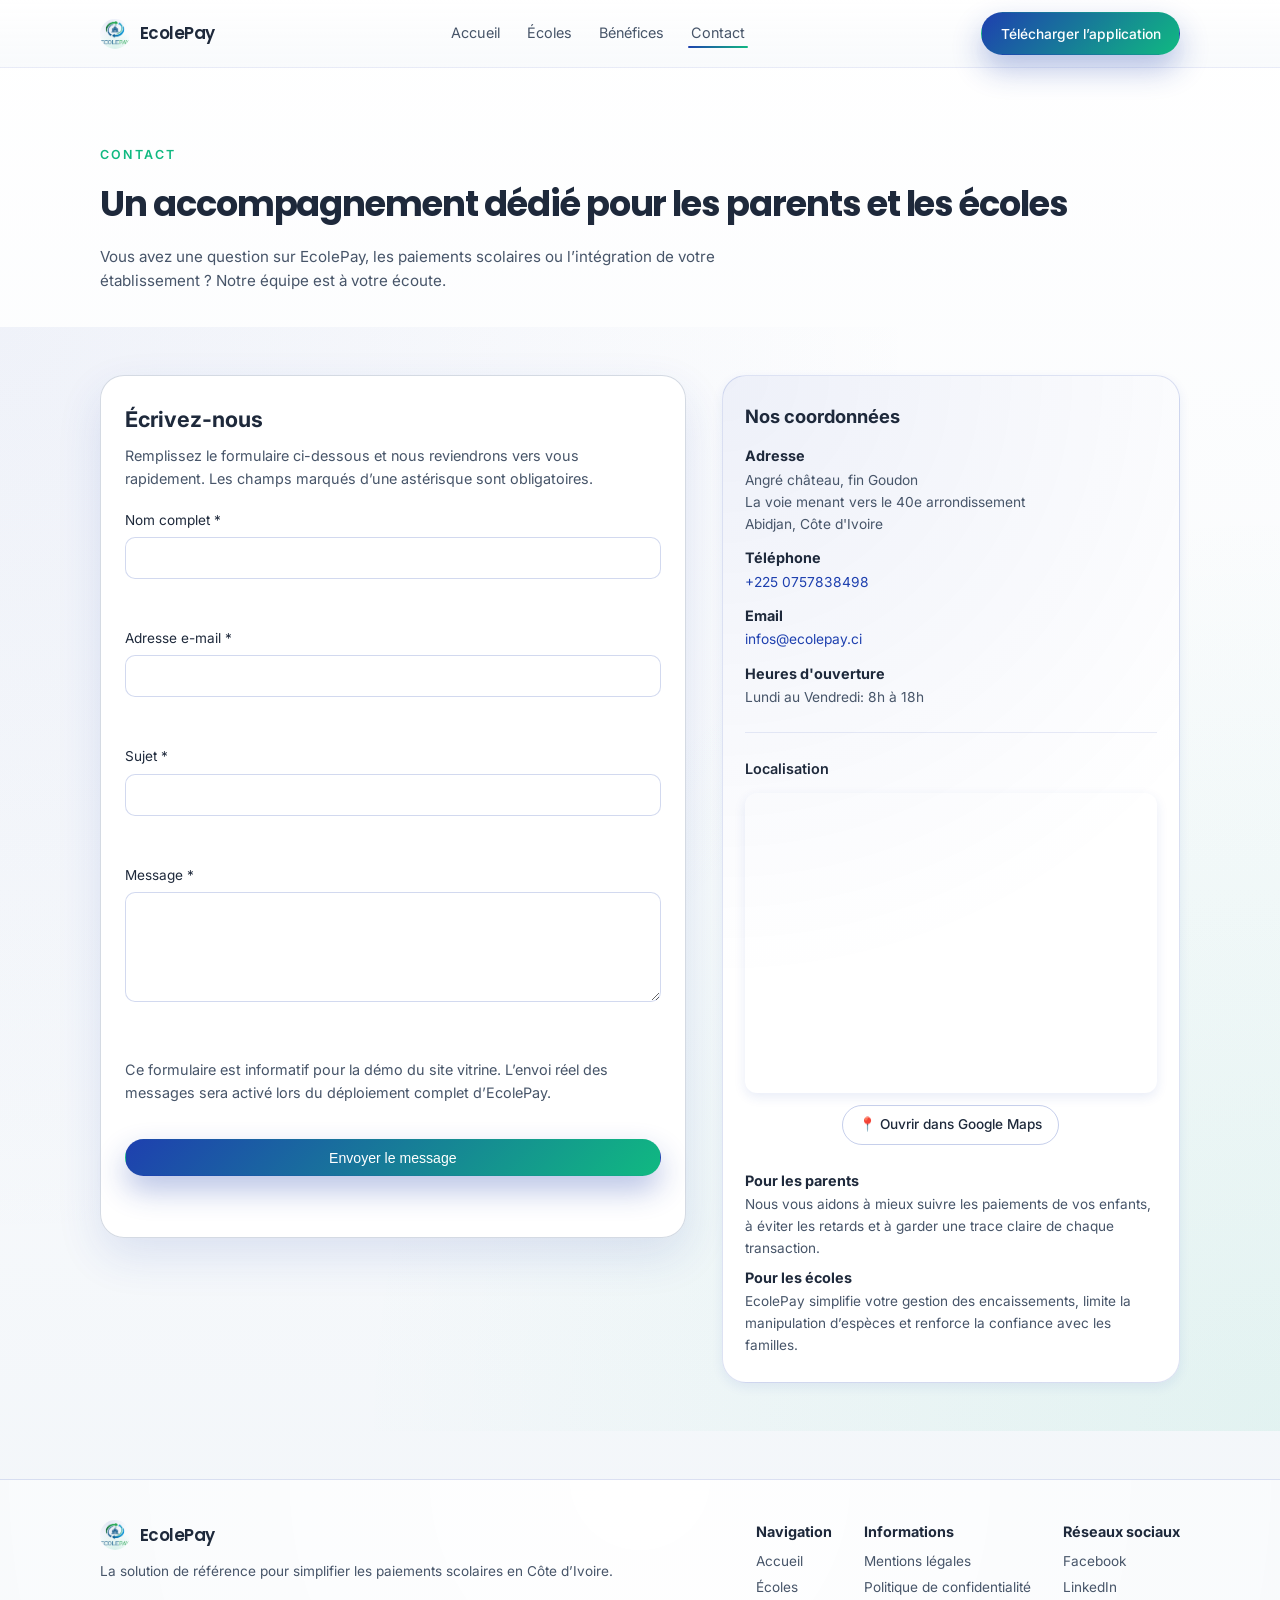
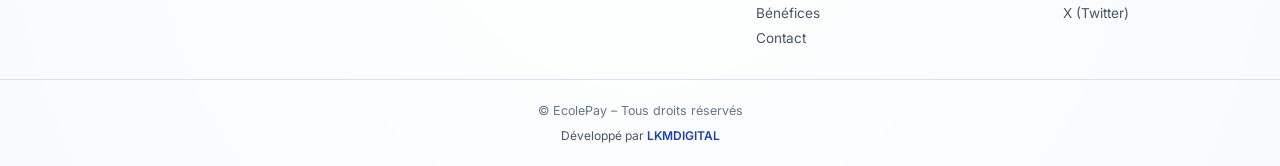
<file: contact.html>
<!DOCTYPE html>
<html lang="fr">
  <head>
    <meta charset="UTF-8" />
    <meta
      name="viewport"
      content="width=device-width, initial-scale=1.0"
    />
    <title>Contact – EcolePay</title>
    <meta
      name="description"
      content="Contactez l'équipe EcolePay pour toute question sur les paiements scolaires numériques, l'intégration de votre école ou l'accompagnement des parents."
    />
    <meta name="robots" content="index, follow" />
    <link rel="icon" type="image/png" href="public/logo.png" />
    <link rel="canonical" href="https://ecolepay.ci/contact.html" />
    <link rel="preconnect" href="https://fonts.googleapis.com" />
    <link
      rel="preconnect"
      href="https://fonts.gstatic.com"
      crossorigin
    />
    <link
      href="https://fonts.googleapis.com/css2?family=Inter:wght@400;500;600;700&family=Poppins:wght@500;600;700&display=swap"
      rel="stylesheet"
    />
    <link rel="stylesheet" href="assets/css/styles.css" />
  </head>
  <body>
    <!-- Navigation -->
    <header class="site-header">
      <div class="container header-inner">
        <a href="index.html" class="brand">
          <img
            src="public/logo.png"
            alt="Logo EcolePay"
            class="brand-logo"
          />
          <span class="brand-name">EcolePay</span>
        </a>
        <nav class="main-nav">
          <ul>
            <li><a href="index.html" class="nav-link">Accueil</a></li>
            <li><a href="ecoles.html" class="nav-link">Écoles</a></li>
            <li><a href="benefices.html" class="nav-link">Bénéfices</a></li>
            <li>
              <a href="contact.html" class="nav-link active">Contact</a>
            </li>
          </ul>
        </nav>
        <a href="index.html#cta-download" class="btn btn-primary header-cta">
          Télécharger l’application
        </a>
        <button
          class="nav-toggle"
          aria-label="Ouvrir le menu de navigation"
        >
          <span></span><span></span><span></span>
        </button>
      </div>
    </header>

    <main>
      <section class="section page-hero reveal">
        <div class="container">
          <p class="eyebrow">Contact</p>
          <h1>Un accompagnement dédié pour les parents et les écoles</h1>
          <p class="hero-subtitle">
            Vous avez une question sur EcolePay, les paiements scolaires ou
            l’intégration de votre établissement&nbsp;? Notre équipe est à
            votre écoute.
          </p>
        </div>
      </section>

      <section class="section section-alt reveal">
        <div class="container contact-grid">
          <div class="contact-panel">
            <h2>Écrivez-nous</h2>
            <p>
              Remplissez le formulaire ci-dessous et nous reviendrons vers
              vous rapidement. Les champs marqués d’une astérisque sont
              obligatoires.
            </p>
            <form class="contact-form" id="contact-form" novalidate>
              <div class="form-field">
                <label for="contact-name">Nom complet *</label>
                <input
                  type="text"
                  id="contact-name"
                  name="name"
                  required
                />
                <p class="field-error" data-for="contact-name"></p>
              </div>
              <div class="form-field">
                <label for="contact-email">Adresse e-mail *</label>
                <input
                  type="email"
                  id="contact-email"
                  name="email"
                  required
                />
                <p class="field-error" data-for="contact-email"></p>
              </div>
              <div class="form-field">
                <label for="contact-subject">Sujet *</label>
                <input
                  type="text"
                  id="contact-subject"
                  name="subject"
                  required
                />
                <p class="field-error" data-for="contact-subject"></p>
              </div>
              <div class="form-field">
                <label for="contact-message">Message *</label>
                <textarea
                  id="contact-message"
                  name="message"
                  rows="4"
                  required
                ></textarea>
                <p class="field-error" data-for="contact-message"></p>
              </div>
              <p class="form-note">
                Ce formulaire est informatif pour la démo du site vitrine.
                L’envoi réel des messages sera activé lors du déploiement
                complet d’EcolePay.
              </p>
              <button type="submit" class="btn btn-primary full-width">
                Envoyer le message
              </button>
              <p id="contact-feedback" class="form-feedback" aria-live="polite"></p>
            </form>
          </div>

          <aside class="contact-sidebar">
            <h2>Nos coordonnées</h2>
            <ul class="contact-infos">
              <li>
                <h3>Adresse</h3>
                <p>Angré château, fin Goudon<br>La voie menant vers le 40e arrondissement<br>Abidjan, Côte d'Ivoire</p>
              </li>
              <li>
                <h3>Téléphone</h3>
                <p><a href="tel:+2250757838498">+225 0757838498</a></p>
              </li>
              <li>
                <h3>Email</h3>
                <p><a href="mailto:infos@ecolepay.ci">infos@ecolepay.ci</a></p>
              </li>
              <li>
                <h3>Heures d'ouverture</h3>
                <p>Lundi au Vendredi: 8h à 18h</p>
              </li>
            </ul>
            <div class="contact-map">
              <h3>Localisation</h3>
              <div class="map-container">
                <iframe
                  src="https://www.google.com/maps/embed?pb=!1m18!1m12!1m3!1d3972.5!2d-3.978889!3d5.417472!2m3!1f0!2f0!3f0!3m2!1i1024!2i768!4f13.1!3m3!1m2!1s0x0%3A0x0!2zNcKwMjUnMDIuOSJOIDPCsDU44oCmNDQuMCJX!5e0!3m2!1sfr!2sci!4v1704643200000!5m2!1sfr!2sci"
                  width="100%"
                  height="300"
                  style="border:0;"
                  allowfullscreen=""
                  loading="lazy"
                  referrerpolicy="no-referrer-when-downgrade"
                  title="Localisation EcolePay - Angré château, fin Goudon, Abidjan"
                ></iframe>
              </div>
              <p class="map-link">
                <a
                  href="https://www.google.com/maps?q=5.417472,-3.978889"
                  target="_blank"
                  rel="noopener noreferrer"
                  class="btn btn-outline btn-sm"
                >
                  📍 Ouvrir dans Google Maps
                </a>
              </p>
            </div>
            <div class="reassurance-card">
              <h3>Pour les parents</h3>
              <p>
                Nous vous aidons à mieux suivre les paiements de vos enfants,
                à éviter les retards et à garder une trace claire de chaque
                transaction.
              </p>
              <h3>Pour les écoles</h3>
              <p>
                EcolePay simplifie votre gestion des encaissements, limite la
                manipulation d’espèces et renforce la confiance avec les
                familles.
              </p>
            </div>
          </aside>
        </div>
      </section>
    </main>

    <footer class="site-footer">
      <div class="container footer-inner">
        <div class="footer-brand">
          <a href="index.html" class="brand">
            <img
              src="public/logo.png"
              alt="Logo EcolePay"
              class="brand-logo"
            />
            <span class="brand-name">EcolePay</span>
          </a>
          <p class="footer-text">
            La solution de référence pour simplifier les paiements scolaires en
            Côte d’Ivoire.
          </p>
        </div>
        <div class="footer-columns">
          <div class="footer-column">
            <h4>Navigation</h4>
            <ul>
              <li><a href="index.html">Accueil</a></li>
              <li><a href="ecoles.html">Écoles</a></li>
              <li><a href="benefices.html">Bénéfices</a></li>
              <li><a href="contact.html">Contact</a></li>
            </ul>
          </div>
          <div class="footer-column">
            <h4>Informations</h4>
            <ul>
              <li><a href="#">Mentions légales</a></li>
              <li><a href="#">Politique de confidentialité</a></li>
            </ul>
          </div>
          <div class="footer-column">
            <h4>Réseaux sociaux</h4>
            <ul class="social-links">
              <li><a href="#" aria-label="EcolePay sur Facebook">Facebook</a></li>
              <li><a href="#" aria-label="EcolePay sur LinkedIn">LinkedIn</a></li>
              <li><a href="#" aria-label="EcolePay sur X">X (Twitter)</a></li>
            </ul>
          </div>
        </div>
      </div>
      <div class="footer-bottom">
        <div class="container">
          <p>© EcolePay – Tous droits réservés</p>
          <p class="footer-credit">
            Développé par
            <a href="https://lkmdigital.ci" target="_blank" rel="noopener noreferrer" class="lkm-link">LKMDIGITAL</a>
          </p>
        </div>
      </div>
    </footer>

    <script src="assets/js/main.js"></script>
  </body>
</html>
</file>
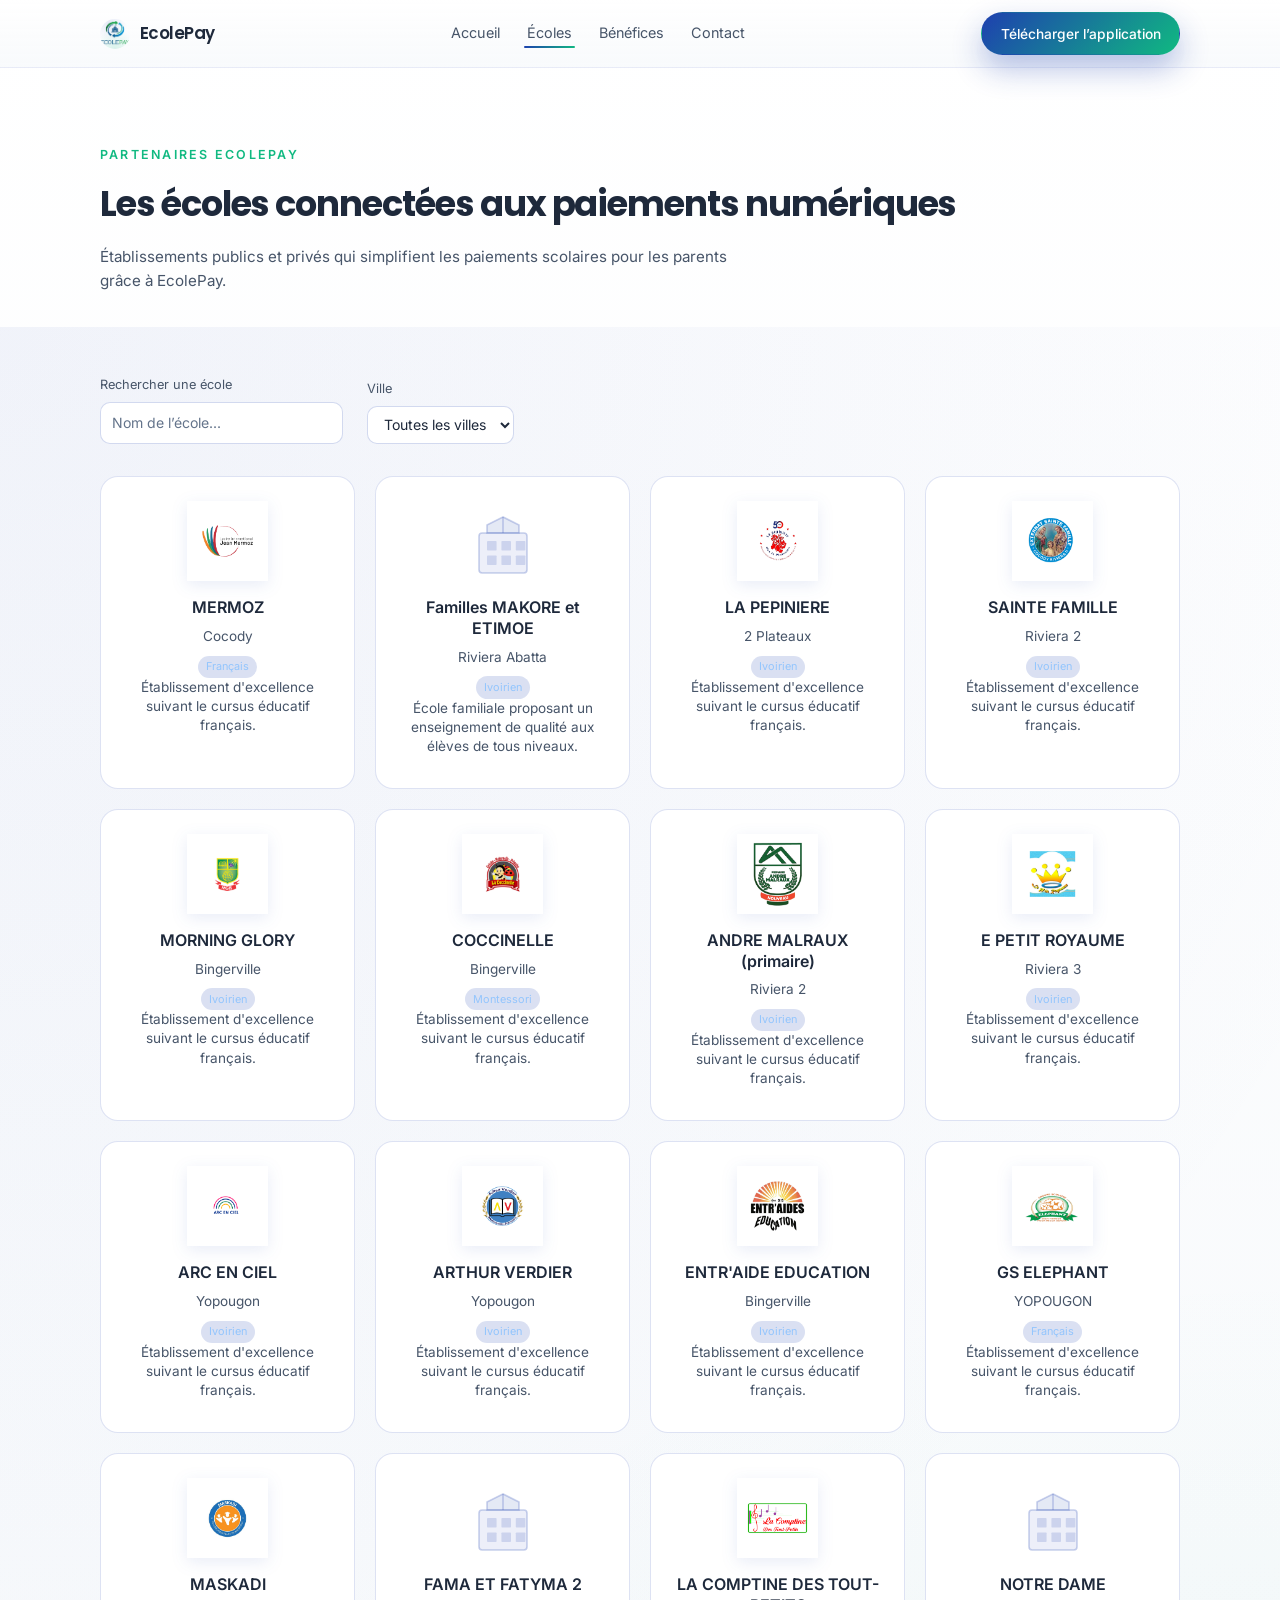
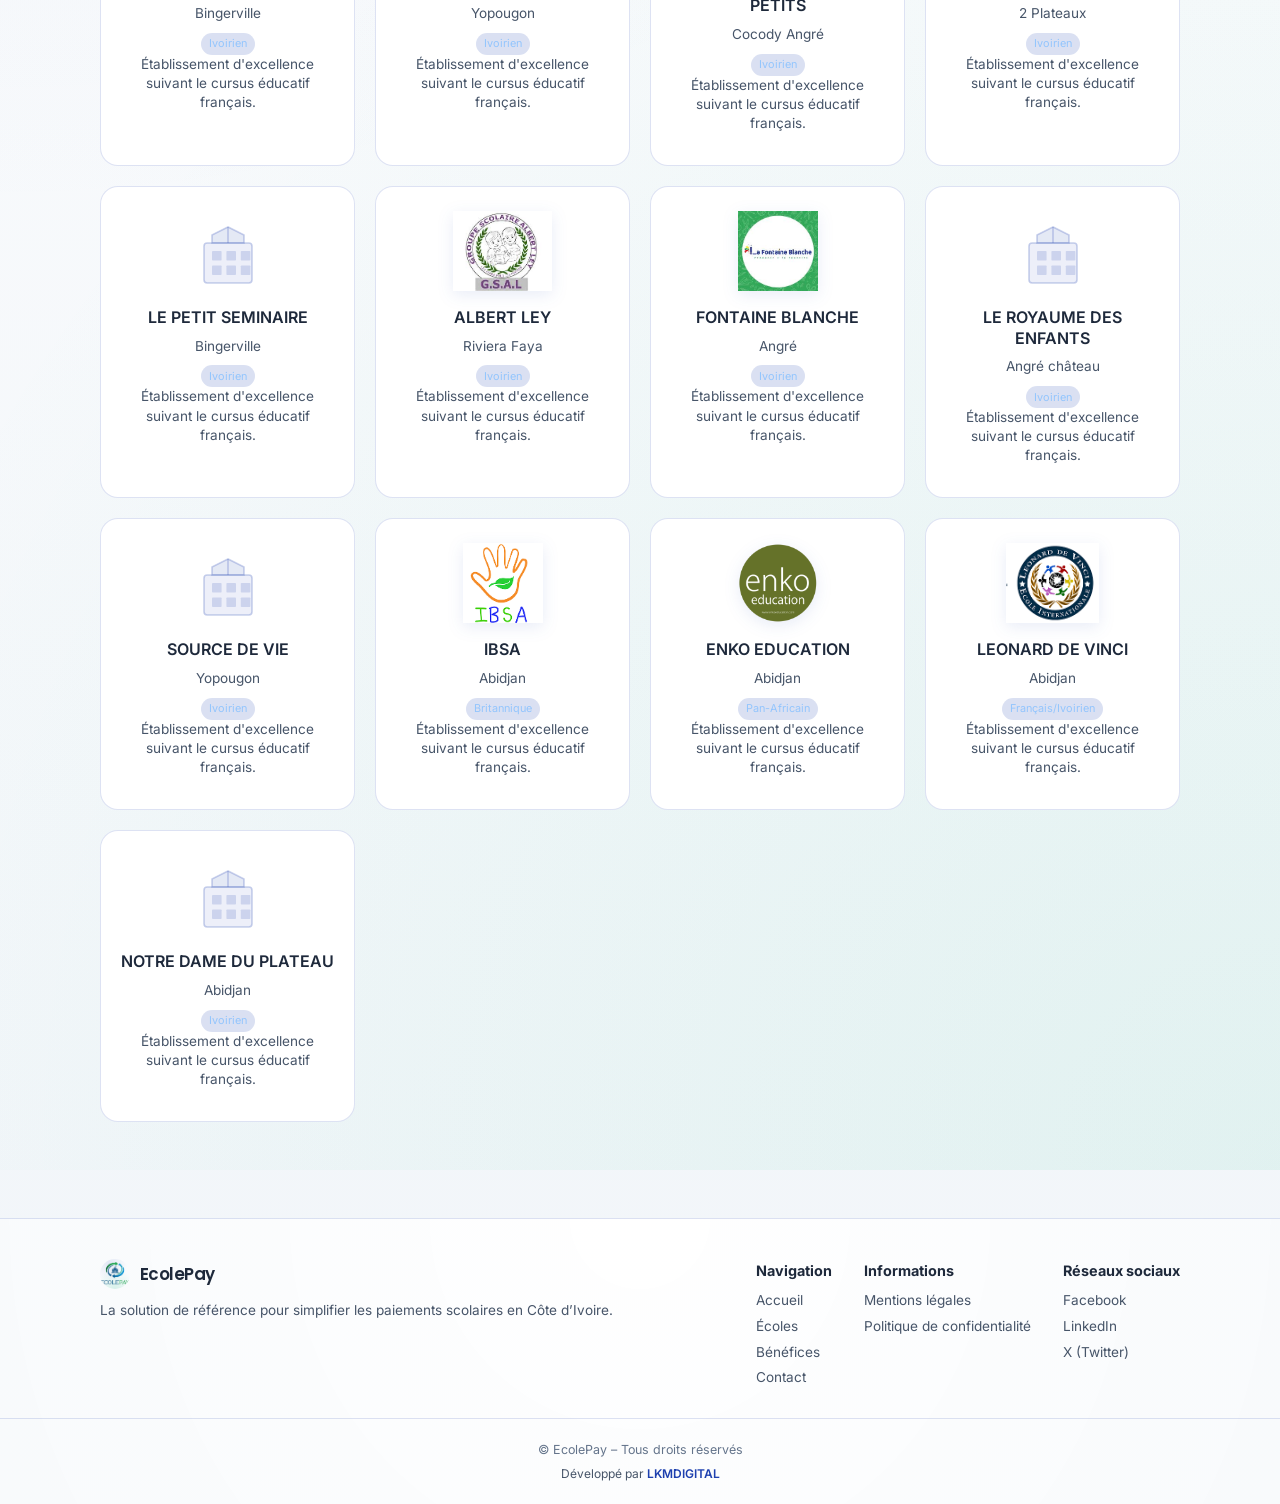
<file: ecoles.html>
<!DOCTYPE html>
<html lang="fr">
  <head>
    <meta charset="UTF-8" />
    <meta
      name="viewport"
      content="width=device-width, initial-scale=1.0"
    />
    <title>Écoles partenaires – EcolePay</title>
    <meta
      name="description"
      content="Découvrez les écoles partenaires d'EcolePay à travers toute la Côte d'Ivoire. Établissements publics et privés connectés aux paiements scolaires numériques."
    />
    <meta name="robots" content="index, follow" />
    <link rel="icon" type="image/png" href="public/logo.png" />
    <link rel="canonical" href="https://ecolepay.ci/ecoles.html" />
    <link rel="preconnect" href="https://fonts.googleapis.com" />
    <link
      rel="preconnect"
      href="https://fonts.gstatic.com"
      crossorigin
    />
    <link
      href="https://fonts.googleapis.com/css2?family=Inter:wght@400;500;600;700&family=Poppins:wght@500;600;700&display=swap"
      rel="stylesheet"
    />
    <link rel="stylesheet" href="assets/css/styles.css" />
  </head>
  <body>
    <!-- Navigation -->
    <header class="site-header">
      <div class="container header-inner">
        <a href="index.html" class="brand">
          <img
            src="public/logo.png"
            alt="Logo EcolePay"
            class="brand-logo"
          />
          <span class="brand-name">EcolePay</span>
        </a>
        <nav class="main-nav">
          <ul>
            <li><a href="index.html" class="nav-link">Accueil</a></li>
            <li>
              <a href="ecoles.html" class="nav-link active">Écoles</a>
            </li>
            <li><a href="benefices.html" class="nav-link">Bénéfices</a></li>
            <li><a href="contact.html" class="nav-link">Contact</a></li>
          </ul>
        </nav>
        <a href="index.html#cta-download" class="btn btn-primary header-cta">
          Télécharger l’application
        </a>
        <button
          class="nav-toggle"
          aria-label="Ouvrir le menu de navigation"
        >
          <span></span><span></span><span></span>
        </button>
      </div>
    </header>

    <main>
      <section class="section page-hero reveal">
        <div class="container">
          <p class="eyebrow">Partenaires EcolePay</p>
          <h1>Les écoles connectées aux paiements numériques</h1>
          <p class="hero-subtitle">
            Établissements publics et privés qui simplifient les paiements
            scolaires pour les parents grâce à EcolePay.
          </p>
        </div>
      </section>

      <section class="section section-alt reveal">
        <div class="container">
          <div class="filters-bar">
            <div class="search-field">
              <label for="search-ecole">Rechercher une école</label>
              <div class="search-input-wrapper">
                <input
                  type="text"
                  id="search-ecole"
                  placeholder="Nom de l’école..."
                  autocomplete="off"
                />
              </div>
            </div>
            <div class="filter-field">
              <label for="filter-ville">Ville</label>
              <select id="filter-ville">
                <option value="all">Toutes les villes</option>
                <option value="abidjan">Abidjan</option>
                <option value="cocody">Cocody</option>
                <option value="yopougon">Yopougon</option>
                <option value="riviera">Riviera</option>
                <option value="2-plateaux">2 Plateaux</option>
                <option value="bingerville">Bingerville</option>
                <option value="angre">Angré</option>
              </select>
            </div>
          </div>

          <div
            id="schools-list"
            class="schools-list-grid"
          >
            <article
              class="school-card hover-lift-sm"
              data-ville="cocody"
              data-name="mermoz"
            >
              <img src="public/schools/mermoz.png" alt="Logo MERMOZ" class="school-logo" />
              <h3>MERMOZ</h3>
              <p>Cocody</p>
              <span class="tag tag-curriculum">Français</span>
              <p class="school-description">Établissement d'excellence suivant le cursus éducatif français.</p>
            </article>
            <article
              class="school-card hover-lift-sm"
              data-ville="riviera"
              data-name="familles makore et etimoe"
            >
              <svg class="school-icon-default" viewBox="0 0 100 100" xmlns="http://www.w3.org/2000/svg">
                <rect x="20" y="40" width="60" height="50" rx="4" fill="rgba(30, 64, 175, 0.1)" stroke="rgba(30, 64, 175, 0.3)" stroke-width="2"/>
                <rect x="30" y="50" width="12" height="12" rx="1" fill="rgba(30, 64, 175, 0.2)"/>
                <rect x="48" y="50" width="12" height="12" rx="1" fill="rgba(30, 64, 175, 0.2)"/>
                <rect x="66" y="50" width="12" height="12" rx="1" fill="rgba(30, 64, 175, 0.2)"/>
                <rect x="30" y="68" width="12" height="12" rx="1" fill="rgba(30, 64, 175, 0.2)"/>
                <rect x="48" y="68" width="12" height="12" rx="1" fill="rgba(30, 64, 175, 0.2)"/>
                <rect x="66" y="68" width="12" height="12" rx="1" fill="rgba(30, 64, 175, 0.2)"/>
                <polygon points="50,20 30,30 30,40 70,40 70,30" fill="rgba(30, 64, 175, 0.15)" stroke="rgba(30, 64, 175, 0.3)" stroke-width="2"/>
                <line x1="50" y1="20" x2="50" y2="40" stroke="rgba(30, 64, 175, 0.3)" stroke-width="2"/>
              </svg>
              <h3>Familles MAKORE et ETIMOE</h3>
              <p>Riviera Abatta</p>
              <span class="tag tag-curriculum">Ivoirien</span>
              <p class="school-description">École familiale proposant un enseignement de qualité aux élèves de tous niveaux.</p>
            </article>
            <article
              class="school-card hover-lift-sm"
              data-ville="2-plateaux"
              data-name="la pepiniere"
            >
              <img src="public/schools/LA PEPINIERE.png" alt="Logo LA PEPINIERE" class="school-logo" />
              <h3>LA PEPINIERE</h3>
              <p>2 Plateaux</p>
              <span class="tag tag-curriculum">Ivoirien</span>
              <p class="school-description">Établissement d'excellence suivant le cursus éducatif français.</p>
            </article>
            <article
              class="school-card hover-lift-sm"
              data-ville="riviera"
              data-name="sainte famille"
            >
              <img src="public/schools/SAINT FAMILLE.png" alt="Logo SAINTE FAMILLE" class="school-logo" />
              <h3>SAINTE FAMILLE</h3>
              <p>Riviera 2</p>
              <span class="tag tag-curriculum">Ivoirien</span>
              <p class="school-description">Établissement d'excellence suivant le cursus éducatif français.</p>
            </article>
            <article
              class="school-card hover-lift-sm"
              data-ville="bingerville"
              data-name="morning glory"
            >
              <img src="public/schools/morning glory.png" alt="Logo MORNING GLORY" class="school-logo" />
              <h3>MORNING GLORY</h3>
              <p>Bingerville</p>
              <span class="tag tag-curriculum">Ivoirien</span>
              <p class="school-description">Établissement d'excellence suivant le cursus éducatif français.</p>
            </article>
            <article
              class="school-card hover-lift-sm"
              data-ville="bingerville"
              data-name="coccinelle"
            >
              <img src="public/schools/coccinelle.png" alt="Logo COCCINELLE" class="school-logo" />
              <h3>COCCINELLE</h3>
              <p>Bingerville</p>
              <span class="tag tag-curriculum">Montessori</span>
              <p class="school-description">Établissement d'excellence suivant le cursus éducatif français.</p>
            </article>
            <article
              class="school-card hover-lift-sm"
              data-ville="riviera"
              data-name="andre malraux"
            >
              <img src="public/schools/ANDRE MALRAUX.png" alt="Logo ANDRE MALRAUX" class="school-logo" />
              <h3>ANDRE MALRAUX (primaire)</h3>
              <p>Riviera 2</p>
              <span class="tag tag-curriculum">Ivoirien</span>
              <p class="school-description">Établissement d'excellence suivant le cursus éducatif français.</p>
            </article>
            <article
              class="school-card hover-lift-sm"
              data-ville="riviera"
              data-name="e petit royaume"
            >
              <img src="public/schools/PTIT ROYAUME.png" alt="Logo E PETIT ROYAUME" class="school-logo" />
              <h3>E PETIT ROYAUME</h3>
              <p>Riviera 3</p>
              <span class="tag tag-curriculum">Ivoirien</span>
              <p class="school-description">Établissement d'excellence suivant le cursus éducatif français.</p>
            </article>
            <article
              class="school-card hover-lift-sm"
              data-ville="yopougon"
              data-name="arc en ciel"
            >
              <img src="public/schools/ARC EN CIEL.png" alt="Logo ARC EN CIEL" class="school-logo" />
              <h3>ARC EN CIEL</h3>
              <p>Yopougon</p>
              <span class="tag tag-curriculum">Ivoirien</span>
              <p class="school-description">Établissement d'excellence suivant le cursus éducatif français.</p>
            </article>
            <article
              class="school-card hover-lift-sm"
              data-ville="yopougon"
              data-name="arthur verdier"
            >
              <img src="public/schools/ARTHUR VERDIER.png" alt="Logo ARTHUR VERDIER" class="school-logo" />
              <h3>ARTHUR VERDIER</h3>
              <p>Yopougon</p>
              <span class="tag tag-curriculum">Ivoirien</span>
              <p class="school-description">Établissement d'excellence suivant le cursus éducatif français.</p>
            </article>
            <article
              class="school-card hover-lift-sm"
              data-ville="bingerville"
              data-name="entraide education"
            >
              <img src="public/schools/entraide education.png" alt="Logo ENTR'AIDE EDUCATION" class="school-logo" />
              <h3>ENTR'AIDE EDUCATION</h3>
              <p>Bingerville</p>
              <span class="tag tag-curriculum">Ivoirien</span>
              <p class="school-description">Établissement d'excellence suivant le cursus éducatif français.</p>
            </article>
            <article
              class="school-card hover-lift-sm"
              data-ville="yopougon"
              data-name="gs elephant"
            >
              <img src="public/schools/ELEPHANT.png" alt="Logo GS ELEPHANT" class="school-logo" />
              <h3>GS ELEPHANT</h3>
              <p>YOPOUGON</p>
              <span class="tag tag-curriculum">Français</span>
              <p class="school-description">Établissement d'excellence suivant le cursus éducatif français.</p>
            </article>
            <article
              class="school-card hover-lift-sm"
              data-ville="bingerville"
              data-name="maskadi"
            >
              <img src="public/schools/MASKADI.png" alt="Logo MASKADI" class="school-logo" />
              <h3>MASKADI</h3>
              <p>Bingerville</p>
              <span class="tag tag-curriculum">Ivoirien</span>
              <p class="school-description">Établissement d'excellence suivant le cursus éducatif français.</p>
            </article>
            <article
              class="school-card hover-lift-sm"
              data-ville="yopougon"
              data-name="fama et fatyma 2"
            >
              <svg class="school-icon-default" viewBox="0 0 100 100" xmlns="http://www.w3.org/2000/svg">
                <rect x="20" y="40" width="60" height="50" rx="4" fill="rgba(30, 64, 175, 0.1)" stroke="rgba(30, 64, 175, 0.3)" stroke-width="2"/>
                <rect x="30" y="50" width="12" height="12" rx="1" fill="rgba(30, 64, 175, 0.2)"/>
                <rect x="48" y="50" width="12" height="12" rx="1" fill="rgba(30, 64, 175, 0.2)"/>
                <rect x="66" y="50" width="12" height="12" rx="1" fill="rgba(30, 64, 175, 0.2)"/>
                <rect x="30" y="68" width="12" height="12" rx="1" fill="rgba(30, 64, 175, 0.2)"/>
                <rect x="48" y="68" width="12" height="12" rx="1" fill="rgba(30, 64, 175, 0.2)"/>
                <rect x="66" y="68" width="12" height="12" rx="1" fill="rgba(30, 64, 175, 0.2)"/>
                <polygon points="50,20 30,30 30,40 70,40 70,30" fill="rgba(30, 64, 175, 0.15)" stroke="rgba(30, 64, 175, 0.3)" stroke-width="2"/>
                <line x1="50" y1="20" x2="50" y2="40" stroke="rgba(30, 64, 175, 0.3)" stroke-width="2"/>
              </svg>
              <h3>FAMA ET FATYMA 2</h3>
              <p>Yopougon</p>
              <span class="tag tag-curriculum">Ivoirien</span>
              <p class="school-description">Établissement d'excellence suivant le cursus éducatif français.</p>
            </article>
            <article
              class="school-card hover-lift-sm"
              data-ville="cocody"
              data-name="la comptine des tout petits"
            >
              <img src="public/schools/comptine.png" alt="Logo LA COMPTINE DES TOUT-PETITS" class="school-logo" />
              <h3>LA COMPTINE DES TOUT-PETITS</h3>
              <p>Cocody Angré</p>
              <span class="tag tag-curriculum">Ivoirien</span>
              <p class="school-description">Établissement d'excellence suivant le cursus éducatif français.</p>
            </article>
            <article
              class="school-card hover-lift-sm"
              data-ville="2-plateaux"
              data-name="notre dame"
            >
              <svg class="school-icon-default" viewBox="0 0 100 100" xmlns="http://www.w3.org/2000/svg">
                <rect x="20" y="40" width="60" height="50" rx="4" fill="rgba(30, 64, 175, 0.1)" stroke="rgba(30, 64, 175, 0.3)" stroke-width="2"/>
                <rect x="30" y="50" width="12" height="12" rx="1" fill="rgba(30, 64, 175, 0.2)"/>
                <rect x="48" y="50" width="12" height="12" rx="1" fill="rgba(30, 64, 175, 0.2)"/>
                <rect x="66" y="50" width="12" height="12" rx="1" fill="rgba(30, 64, 175, 0.2)"/>
                <rect x="30" y="68" width="12" height="12" rx="1" fill="rgba(30, 64, 175, 0.2)"/>
                <rect x="48" y="68" width="12" height="12" rx="1" fill="rgba(30, 64, 175, 0.2)"/>
                <rect x="66" y="68" width="12" height="12" rx="1" fill="rgba(30, 64, 175, 0.2)"/>
                <polygon points="50,20 30,30 30,40 70,40 70,30" fill="rgba(30, 64, 175, 0.15)" stroke="rgba(30, 64, 175, 0.3)" stroke-width="2"/>
                <line x1="50" y1="20" x2="50" y2="40" stroke="rgba(30, 64, 175, 0.3)" stroke-width="2"/>
              </svg>
              <h3>NOTRE DAME</h3>
              <p>2 Plateaux</p>
              <span class="tag tag-curriculum">Ivoirien</span>
              <p class="school-description">Établissement d'excellence suivant le cursus éducatif français.</p>
            </article>
            <article
              class="school-card hover-lift-sm"
              data-ville="bingerville"
              data-name="le petit seminaire"
            >
              <svg class="school-icon-default" viewBox="0 0 100 100" xmlns="http://www.w3.org/2000/svg">
                <rect x="20" y="40" width="60" height="50" rx="4" fill="rgba(30, 64, 175, 0.1)" stroke="rgba(30, 64, 175, 0.3)" stroke-width="2"/>
                <rect x="30" y="50" width="12" height="12" rx="1" fill="rgba(30, 64, 175, 0.2)"/>
                <rect x="48" y="50" width="12" height="12" rx="1" fill="rgba(30, 64, 175, 0.2)"/>
                <rect x="66" y="50" width="12" height="12" rx="1" fill="rgba(30, 64, 175, 0.2)"/>
                <rect x="30" y="68" width="12" height="12" rx="1" fill="rgba(30, 64, 175, 0.2)"/>
                <rect x="48" y="68" width="12" height="12" rx="1" fill="rgba(30, 64, 175, 0.2)"/>
                <rect x="66" y="68" width="12" height="12" rx="1" fill="rgba(30, 64, 175, 0.2)"/>
                <polygon points="50,20 30,30 30,40 70,40 70,30" fill="rgba(30, 64, 175, 0.15)" stroke="rgba(30, 64, 175, 0.3)" stroke-width="2"/>
                <line x1="50" y1="20" x2="50" y2="40" stroke="rgba(30, 64, 175, 0.3)" stroke-width="2"/>
              </svg>
              <h3>LE PETIT SEMINAIRE</h3>
              <p>Bingerville</p>
              <span class="tag tag-curriculum">Ivoirien</span>
              <p class="school-description">Établissement d'excellence suivant le cursus éducatif français.</p>
            </article>
            <article
              class="school-card hover-lift-sm"
              data-ville="riviera"
              data-name="albert ley"
            >
              <img src="public/schools/albert ley.jpeg" alt="Logo ALBERT LEY" class="school-logo" />
              <h3>ALBERT LEY</h3>
              <p>Riviera Faya</p>
              <span class="tag tag-curriculum">Ivoirien</span>
              <p class="school-description">Établissement d'excellence suivant le cursus éducatif français.</p>
            </article>
            <article
              class="school-card hover-lift-sm"
              data-ville="angre"
              data-name="fontaine blanche"
            >
              <img src="public/schools/fontaine-blanche.jpeg" alt="Logo FONTAINE BLANCHE" class="school-logo" />
              <h3>FONTAINE BLANCHE</h3>
              <p>Angré</p>
              <span class="tag tag-curriculum">Ivoirien</span>
              <p class="school-description">Établissement d'excellence suivant le cursus éducatif français.</p>
            </article>
            <article
              class="school-card hover-lift-sm"
              data-ville="angre"
              data-name="le royaume des enfants"
            >
              <svg class="school-icon-default" viewBox="0 0 100 100" xmlns="http://www.w3.org/2000/svg">
                <rect x="20" y="40" width="60" height="50" rx="4" fill="rgba(30, 64, 175, 0.1)" stroke="rgba(30, 64, 175, 0.3)" stroke-width="2"/>
                <rect x="30" y="50" width="12" height="12" rx="1" fill="rgba(30, 64, 175, 0.2)"/>
                <rect x="48" y="50" width="12" height="12" rx="1" fill="rgba(30, 64, 175, 0.2)"/>
                <rect x="66" y="50" width="12" height="12" rx="1" fill="rgba(30, 64, 175, 0.2)"/>
                <rect x="30" y="68" width="12" height="12" rx="1" fill="rgba(30, 64, 175, 0.2)"/>
                <rect x="48" y="68" width="12" height="12" rx="1" fill="rgba(30, 64, 175, 0.2)"/>
                <rect x="66" y="68" width="12" height="12" rx="1" fill="rgba(30, 64, 175, 0.2)"/>
                <polygon points="50,20 30,30 30,40 70,40 70,30" fill="rgba(30, 64, 175, 0.15)" stroke="rgba(30, 64, 175, 0.3)" stroke-width="2"/>
                <line x1="50" y1="20" x2="50" y2="40" stroke="rgba(30, 64, 175, 0.3)" stroke-width="2"/>
              </svg>
              <h3>LE ROYAUME DES ENFANTS</h3>
              <p>Angré château</p>
              <span class="tag tag-curriculum">Ivoirien</span>
              <p class="school-description">Établissement d'excellence suivant le cursus éducatif français.</p>
            </article>
            <article
              class="school-card hover-lift-sm"
              data-ville="yopougon"
              data-name="source de vie"
            >
              <svg class="school-icon-default" viewBox="0 0 100 100" xmlns="http://www.w3.org/2000/svg">
                <rect x="20" y="40" width="60" height="50" rx="4" fill="rgba(30, 64, 175, 0.1)" stroke="rgba(30, 64, 175, 0.3)" stroke-width="2"/>
                <rect x="30" y="50" width="12" height="12" rx="1" fill="rgba(30, 64, 175, 0.2)"/>
                <rect x="48" y="50" width="12" height="12" rx="1" fill="rgba(30, 64, 175, 0.2)"/>
                <rect x="66" y="50" width="12" height="12" rx="1" fill="rgba(30, 64, 175, 0.2)"/>
                <rect x="30" y="68" width="12" height="12" rx="1" fill="rgba(30, 64, 175, 0.2)"/>
                <rect x="48" y="68" width="12" height="12" rx="1" fill="rgba(30, 64, 175, 0.2)"/>
                <rect x="66" y="68" width="12" height="12" rx="1" fill="rgba(30, 64, 175, 0.2)"/>
                <polygon points="50,20 30,30 30,40 70,40 70,30" fill="rgba(30, 64, 175, 0.15)" stroke="rgba(30, 64, 175, 0.3)" stroke-width="2"/>
                <line x1="50" y1="20" x2="50" y2="40" stroke="rgba(30, 64, 175, 0.3)" stroke-width="2"/>
              </svg>
              <h3>SOURCE DE VIE</h3>
              <p>Yopougon</p>
              <span class="tag tag-curriculum">Ivoirien</span>
              <p class="school-description">Établissement d'excellence suivant le cursus éducatif français.</p>
            </article>
            <article
              class="school-card hover-lift-sm"
              data-ville="abidjan"
              data-name="ibsa"
            >
              <img src="public/schools/ibsa.png" alt="Logo IBSA" class="school-logo" />
              <h3>IBSA</h3>
              <p>Abidjan</p>
              <span class="tag tag-curriculum">Britannique</span>
              <p class="school-description">Établissement d'excellence suivant le cursus éducatif français.</p>
            </article>
            <article
              class="school-card hover-lift-sm"
              data-ville="abidjan"
              data-name="enko education"
            >
              <img src="public/schools/2013-enko-creation.png" alt="Logo ENKO EDUCATION" class="school-logo" />
              <h3>ENKO EDUCATION</h3>
              <p>Abidjan</p>
              <span class="tag tag-curriculum">Pan-Africain</span>
              <p class="school-description">Établissement d'excellence suivant le cursus éducatif français.</p>
            </article>
            <article
              class="school-card hover-lift-sm"
              data-ville="abidjan"
              data-name="leonard de vinci"
            >
              <img src="public/schools/leonard_de_vinci.png" alt="Logo LEONARD DE VINCI" class="school-logo" />
              <h3>LEONARD DE VINCI</h3>
              <p>Abidjan</p>
              <span class="tag tag-curriculum">Français/Ivoirien</span>
              <p class="school-description">Établissement d'excellence suivant le cursus éducatif français.</p>
            </article>
            <article
              class="school-card hover-lift-sm"
              data-ville="abidjan"
              data-name="notre dame du plateau"
            >
              <svg class="school-icon-default" viewBox="0 0 100 100" xmlns="http://www.w3.org/2000/svg">
                <rect x="20" y="40" width="60" height="50" rx="4" fill="rgba(30, 64, 175, 0.1)" stroke="rgba(30, 64, 175, 0.3)" stroke-width="2"/>
                <rect x="30" y="50" width="12" height="12" rx="1" fill="rgba(30, 64, 175, 0.2)"/>
                <rect x="48" y="50" width="12" height="12" rx="1" fill="rgba(30, 64, 175, 0.2)"/>
                <rect x="66" y="50" width="12" height="12" rx="1" fill="rgba(30, 64, 175, 0.2)"/>
                <rect x="30" y="68" width="12" height="12" rx="1" fill="rgba(30, 64, 175, 0.2)"/>
                <rect x="48" y="68" width="12" height="12" rx="1" fill="rgba(30, 64, 175, 0.2)"/>
                <rect x="66" y="68" width="12" height="12" rx="1" fill="rgba(30, 64, 175, 0.2)"/>
                <polygon points="50,20 30,30 30,40 70,40 70,30" fill="rgba(30, 64, 175, 0.15)" stroke="rgba(30, 64, 175, 0.3)" stroke-width="2"/>
                <line x1="50" y1="20" x2="50" y2="40" stroke="rgba(30, 64, 175, 0.3)" stroke-width="2"/>
              </svg>
              <h3>NOTRE DAME DU PLATEAU</h3>
              <p>Abidjan</p>
              <span class="tag tag-curriculum">Ivoirien</span>
              <p class="school-description">Établissement d'excellence suivant le cursus éducatif français.</p>
            </article>
          </div>

          <p id="schools-empty" class="schools-empty hidden">
            Aucune école ne correspond à votre recherche pour le moment.
          </p>
        </div>
      </section>
    </main>

    <footer class="site-footer">
      <div class="container footer-inner">
        <div class="footer-brand">
          <a href="index.html" class="brand">
            <img
              src="public/logo.png"
              alt="Logo EcolePay"
              class="brand-logo"
            />
            <span class="brand-name">EcolePay</span>
          </a>
          <p class="footer-text">
            La solution de référence pour simplifier les paiements scolaires en
            Côte d’Ivoire.
          </p>
        </div>
        <div class="footer-columns">
          <div class="footer-column">
            <h4>Navigation</h4>
            <ul>
              <li><a href="index.html">Accueil</a></li>
              <li><a href="ecoles.html">Écoles</a></li>
              <li><a href="benefices.html">Bénéfices</a></li>
              <li><a href="contact.html">Contact</a></li>
            </ul>
          </div>
          <div class="footer-column">
            <h4>Informations</h4>
            <ul>
              <li><a href="#">Mentions légales</a></li>
              <li><a href="#">Politique de confidentialité</a></li>
            </ul>
          </div>
          <div class="footer-column">
            <h4>Réseaux sociaux</h4>
            <ul class="social-links">
              <li><a href="#" aria-label="EcolePay sur Facebook">Facebook</a></li>
              <li><a href="#" aria-label="EcolePay sur LinkedIn">LinkedIn</a></li>
              <li><a href="#" aria-label="EcolePay sur X">X (Twitter)</a></li>
            </ul>
          </div>
        </div>
      </div>
      <div class="footer-bottom">
        <div class="container">
          <p>© EcolePay – Tous droits réservés</p>
          <p class="footer-credit">
            Développé par
            <a href="https://lkmdigital.ci" target="_blank" rel="noopener noreferrer" class="lkm-link">LKMDIGITAL</a>
          </p>
        </div>
      </div>
    </footer>

    <script src="assets/js/main.js"></script>
  </body>
</html>
</file>
<file: assets/css/styles.css>
/* ------------------------------
   Variables & base
------------------------------ */
:root {
  /* Fond clair harmonisé avec le logo blanc */
  --bg-body: #ffffff;
  --bg-elevated: #f8fafc;
  --bg-elevated-softer: #f1f5f9;
  --bg-elevated-soft: #f8fafc;
  --bg-alt: #f8fafc;
  --border-subtle: rgba(30, 64, 175, 0.15);
  --border-strong: rgba(30, 64, 175, 0.25);
  /* Couleurs harmonisées avec le logo EcolePay */
  --primary: #1e40af; /* Bleu foncé du logo (ECOLE) */
  --primary-soft: rgba(30, 64, 175, 0.1);
  --primary-strong: #2563eb; /* Bleu moyen pour accents */
  --primary-medium: #3b82f6; /* Bleu moyen de la flèche du logo */
  --primary-gradient: linear-gradient(135deg, #1e40af, #10b981);
  --accent: #10b981; /* Vert vif du logo (PAY) */
  --accent-soft: rgba(16, 185, 129, 0.1);
  --text-main: #1e293b;
  --text-soft: #475569;
  --text-muted: #64748b;
  --danger: #ef4444;
  --danger-soft: rgba(239, 68, 68, 0.1);
  --radius-lg: 18px;
  --radius-xl: 24px;
  --shadow-soft: 0 18px 45px rgba(30, 64, 175, 0.12);
  --transition-fast: 150ms ease-out;
  --transition-med: 220ms ease-out;
}

*,
*::before,
*::after {
  box-sizing: border-box;
}

html {
  scroll-behavior: smooth;
}

body {
  margin: 0;
  font-family: "Inter", system-ui, -apple-system, BlinkMacSystemFont, sans-serif;
  background: linear-gradient(to bottom, #ffffff 0%, #f8fafc 50%, #f1f5f9 100%);
  color: var(--text-main);
  min-height: 100vh;
  line-height: 1.6;
  -webkit-font-smoothing: antialiased;
  -moz-osx-font-smoothing: grayscale;
}

img {
  max-width: 100%;
  display: block;
}

a {
  color: inherit;
  text-decoration: none;
}

/* Layout helpers */
.container {
  width: 100%;
  max-width: 1120px;
  margin: 0 auto;
  padding: 0 1.25rem;
}

.section {
  padding: 3rem 0;
}

.section-alt {
  background: radial-gradient(circle at top left, rgba(30, 64, 175, 0.06), transparent 55%),
    radial-gradient(circle at bottom right, rgba(16, 185, 129, 0.08), transparent 55%);
}

.section-header {
  text-align: center;
  max-width: 640px;
  margin: 0 auto 2rem;
}

.section-header h2 {
  font-family: "Poppins", system-ui, sans-serif;
  font-size: 2.1rem;
  font-weight: 700;
  letter-spacing: -0.02em;
  line-height: 1.2;
  margin: 0 0 0.75rem;
}

.section-header p {
  margin: 0;
  color: var(--text-soft);
  font-size: 1rem;
  line-height: 1.6;
  max-width: 600px;
  margin-left: auto;
  margin-right: auto;
}

.eyebrow {
  font-size: 0.78rem;
  text-transform: uppercase;
  letter-spacing: 0.18em;
  color: var(--accent);
  font-weight: 600;
  margin-bottom: 0.7rem;
}

.accent {
  background: var(--primary-gradient);
  -webkit-background-clip: text;
  background-clip: text;
  color: transparent;
}

/* ------------------------------
   Header & navigation
------------------------------ */
.site-header {
  position: sticky;
  top: 0;
  z-index: 40;
  backdrop-filter: blur(18px);
  background: linear-gradient(to bottom, rgba(255, 255, 255, 0.98), rgba(248, 250, 252, 0.95));
  border-bottom: 1px solid rgba(30, 64, 175, 0.1);
}

.header-inner {
  display: flex;
  align-items: center;
  justify-content: space-between;
  padding: 0.75rem 1.25rem;
  gap: 1.25rem;
}

.brand {
  display: flex;
  align-items: center;
  gap: 0.6rem;
}

.brand-logo {
  width: 30px;
  height: 30px;
  border-radius: 999px;
  object-fit: contain;
  background: radial-gradient(circle at 30% 10%, rgba(30, 64, 175, 0.1), transparent 55%),
    radial-gradient(circle at bottom, rgba(16, 185, 129, 0.15), transparent 60%);
}

.brand-name {
  font-family: "Poppins", system-ui, sans-serif;
  font-weight: 600;
  font-size: 1.05rem;
  letter-spacing: -0.03em;
}

.main-nav ul {
  display: flex;
  align-items: center;
  list-style: none;
  padding: 0;
  margin: 0;
  gap: 1.3rem;
}

.nav-link {
  font-size: 0.9rem;
  color: var(--text-soft);
  padding: 0.4rem 0.2rem;
  position: relative;
  transition: color var(--transition-fast);
}

.nav-link::after {
  content: "";
  position: absolute;
  left: 0;
  bottom: 0;
  width: 0;
  height: 2px;
  border-radius: 999px;
  background: var(--primary-gradient);
  transition: width var(--transition-med);
}

.nav-link:hover {
  color: #1e293b;
}

.nav-link:hover::after,
.nav-link.active::after {
  width: 100%;
}

.nav-toggle {
  display: none;
  width: 38px;
  height: 38px;
  border-radius: 999px;
  border: 1px solid rgba(30, 64, 175, 0.2);
  background: radial-gradient(circle at 30% 10%, rgba(30, 64, 175, 0.08), transparent 55%),
    rgba(255, 255, 255, 0.95);
  display: none;
  align-items: center;
  justify-content: center;
  padding: 0;
  cursor: pointer;
}

.nav-toggle span {
  width: 17px;
  height: 2px;
  border-radius: 999px;
  background: #e5e7eb;
  display: block;
  transition: transform var(--transition-fast), opacity var(--transition-fast);
}

.nav-toggle span + span {
  margin-top: 3px;
}

.nav-toggle.is-open span:nth-child(1) {
  transform: translateY(2.5px) rotate(40deg);
}
.nav-toggle.is-open span:nth-child(2) {
  opacity: 0;
}
.nav-toggle.is-open span:nth-child(3) {
  transform: translateY(-2.5px) rotate(-40deg);
}

/* ------------------------------
   Buttons
------------------------------ */
.btn {
  display: inline-flex;
  align-items: center;
  justify-content: center;
  gap: 0.4rem;
  padding: 0.6rem 1.3rem;
  border-radius: 999px;
  border: 1px solid transparent;
  font-size: 0.88rem;
  font-weight: 500;
  cursor: pointer;
  transition: background var(--transition-med), color var(--transition-med),
    border-color var(--transition-med), box-shadow var(--transition-med), transform var(--transition-fast);
  white-space: nowrap;
}

.btn-primary {
  background-image: var(--primary-gradient);
  color: #ffffff;
  box-shadow: 0 14px 30px rgba(30, 64, 175, 0.32);
}

.btn-primary:hover {
  transform: translateY(-1px);
  box-shadow: 0 18px 45px rgba(30, 64, 175, 0.15);
}

.btn-ghost {
  background: rgba(255, 255, 255, 0.8);
  border-color: rgba(30, 64, 175, 0.2);
  color: var(--text-main);
}

.btn-ghost:hover {
  border-color: rgba(30, 64, 175, 0.3);
  background: rgba(255, 255, 255, 0.95);
}

.btn-outline {
  border-color: rgba(30, 64, 175, 0.25);
  background: transparent;
  color: var(--text-main);
}

.btn-outline:hover {
  border-color: var(--primary-strong);
  background: var(--primary-soft);
}

.full-width {
  width: 100%;
}

.header-cta {
  font-size: 0.86rem;
  padding-inline: 1.15rem;
}

/* ------------------------------
   Hero
------------------------------ */
.hero-section {
  padding-top: 4rem;
  padding-bottom: 3rem;
}

.hero-grid {
  display: grid;
  grid-template-columns: minmax(0, 1.25fr) minmax(0, 1fr);
  gap: 3rem;
  align-items: center;
}

.hero-logo {
  display: flex;
  justify-content: flex-start;
  margin-bottom: 1.5rem;
  animation: fadeInDown 0.8s ease-out;
}

.hero-logo-img {
  max-width: 220px;
  height: auto;
  filter: drop-shadow(0 12px 24px rgba(30, 64, 175, 0.2));
  transition: transform var(--transition-med);
}

.hero-logo-img:hover {
  transform: scale(1.05);
}

@keyframes fadeInDown {
  from {
    opacity: 0;
    transform: translateY(-20px);
  }
  to {
    opacity: 1;
    transform: translateY(0);
  }
}

.hero-content h1 {
  font-family: "Poppins", system-ui, sans-serif;
  font-size: 2.6rem;
  line-height: 1.1;
  letter-spacing: -0.035em;
  margin: 0 0 1rem;
}

.hero-subtitle {
  margin: 0 0 1.6rem;
  color: var(--text-soft);
  font-size: 0.95rem;
}

.hero-actions {
  display: flex;
  flex-wrap: wrap;
  gap: 0.75rem;
  margin-bottom: 1.5rem;
}

.hero-badges {
  display: flex;
  flex-wrap: wrap;
  gap: 0.75rem;
}

.badge {
  display: inline-flex;
  align-items: center;
  gap: 0.45rem;
  padding: 0.35rem 0.8rem;
  border-radius: 999px;
  border: 1px solid rgba(30, 64, 175, 0.15);
  background: radial-gradient(circle at top left, rgba(30, 64, 175, 0.08), transparent 60%),
    rgba(255, 255, 255, 0.98);
  font-size: 0.78rem;
  color: var(--text-soft);
}

.badge-dot {
  width: 7px;
  height: 7px;
  border-radius: 999px;
  background: radial-gradient(circle at center, #10b981, #059669);
}

.badge-dot.green {
  background: radial-gradient(circle at center, #38bdf8, #0284c7);
}

.hero-visual {
  display: flex;
  justify-content: center;
}

.phone-mockup {
  width: 260px;
  border-radius: 32px;
  padding: 10px;
  background: radial-gradient(circle at top left, rgba(30, 64, 175, 0.08), rgba(16, 185, 129, 0.05));
  box-shadow: var(--shadow-soft);
  position: relative;
}

.phone-screen {
  border-radius: 26px;
  background: radial-gradient(circle at top, #ffffff, #f8fafc 68%);
  padding: 1rem;
  border: 1px solid rgba(148, 163, 184, 0.4);
  overflow: hidden;
}

.screen-header {
  display: flex;
  align-items: center;
  justify-content: space-between;
  font-size: 0.7rem;
  color: var(--text-soft);
  margin-bottom: 0.9rem;
}

.screen-status {
  padding: 0.15rem 0.6rem;
  border-radius: 999px;
  background: rgba(16, 185, 129, 0.16);
  color: #bbf7d0;
}

.screen-balance {
  background: radial-gradient(circle at top left, #10b981, #059669);
  border-radius: 18px;
  padding: 0.8rem;
  margin-bottom: 0.9rem;
  color: #ecfdf5;
  box-shadow: 0 16px 36px rgba(5, 150, 105, 0.55);
}

.screen-balance p {
  margin: 0 0 0.4rem;
  font-size: 0.7rem;
  opacity: 0.9;
}

.screen-balance h2 {
  margin: 0 0 0.2rem;
  font-size: 1.35rem;
}

.tag {
  display: inline-flex;
  align-items: center;
  justify-content: center;
  font-size: 0.68rem;
  border-radius: 999px;
  padding: 0.15rem 0.5rem;
}

.tag-success {
  background: rgba(16, 185, 129, 0.16);
  color: #bbf7d0;
}

.tag-soon {
  background: rgba(249, 115, 22, 0.12);
  color: #fed7aa;
}

.tag-curriculum {
  background: rgba(30, 64, 175, 0.16);
  color: #93c5fd;
}

.screen-list {
  display: flex;
  flex-direction: column;
  gap: 0.55rem;
}

.screen-item {
  display: flex;
  justify-content: space-between;
  align-items: flex-start;
  gap: 0.75rem;
  padding: 0.55rem 0.6rem;
  border-radius: 12px;
  background: rgba(255, 255, 255, 0.95);
  border: 1px solid rgba(30, 64, 175, 0.15);
}

.screen-item p {
  margin: 0 0 0.15rem;
  font-size: 0.72rem;
}

.screen-item span {
  display: block;
  font-size: 0.65rem;
  color: var(--text-muted);
}

.amount {
  font-size: 0.72rem;
  font-weight: 600;
}

.amount.pending {
  color: #facc15;
}

.float {
  animation: float 6s ease-in-out infinite;
}

@keyframes float {
  0%,
  100% {
    transform: translateY(0) translateX(0);
  }
  50% {
    transform: translateY(-10px) translateX(3px);
  }
}

/* Phone 3D */
.phone-3d-container {
  perspective: 1200px;
  perspective-origin: center center;
  display: flex;
  justify-content: center;
  align-items: center;
  min-height: 500px;
}

.phone-3d {
  transform-style: preserve-3d;
  animation: phone-3d-rotate 8s ease-in-out infinite;
  position: relative;
}

@keyframes phone-3d-rotate {
  0%,
  100% {
    transform: rotateY(-15deg) rotateX(5deg);
  }
  50% {
    transform: rotateY(15deg) rotateX(-5deg);
  }
}

.phone-frame {
  width: 280px;
  height: 560px;
  background: linear-gradient(145deg, #1e293b, #0f172a);
  border-radius: 40px;
  padding: 12px;
  box-shadow: 
    0 30px 60px rgba(0, 0, 0, 0.3),
    0 0 0 2px rgba(30, 64, 175, 0.1),
    inset 0 0 20px rgba(0, 0, 0, 0.2);
  position: relative;
  transform-style: preserve-3d;
}

.phone-screen-3d {
  width: 100%;
  height: 100%;
  background: linear-gradient(135deg, #f8fafc 0%, #ffffff 100%);
  border-radius: 32px;
  padding: 0;
  display: flex;
  align-items: center;
  justify-content: center;
  box-shadow: inset 0 0 30px rgba(0, 0, 0, 0.1);
  position: relative;
  overflow: hidden;
}

.phone-notch {
  position: absolute;
  top: 0;
  left: 50%;
  transform: translateX(-50%);
  width: 120px;
  height: 24px;
  background: #0f172a;
  border-radius: 0 0 16px 16px;
  z-index: 10;
}

.phone-home-indicator {
  position: absolute;
  bottom: 8px;
  left: 50%;
  transform: translateX(-50%);
  width: 120px;
  height: 4px;
  background: rgba(255, 255, 255, 0.3);
  border-radius: 2px;
  z-index: 10;
}

.screen-content {
  width: 100%;
  height: 100%;
  display: flex;
  align-items: center;
  justify-content: center;
  flex-direction: column;
  padding: 0;
  gap: 0;
  overflow: hidden;
}

.phone-screenshot {
  width: 100%;
  height: 100%;
  object-fit: cover;
  object-position: center;
  display: block;
  margin: 0;
  padding: 0;
  border: none;
}

.phone-platforms {
  display: flex;
  gap: 0.75rem;
  align-items: center;
  justify-content: center;
  margin-bottom: 0.5rem;
}

.platform-badge {
  display: flex;
  align-items: center;
  gap: 0.5rem;
  font-size: 0.75rem;
  font-weight: 600;
  padding: 0.5rem 1rem;
  border-radius: 20px;
  text-transform: uppercase;
  letter-spacing: 0.05em;
  box-shadow: 0 4px 12px rgba(0, 0, 0, 0.15);
  transition: all var(--transition-med);
  color: #ffffff;
}

.platform-badge svg {
  width: 20px;
  height: 20px;
  flex-shrink: 0;
  transition: transform var(--transition-med);
}

.platform-android {
  background: linear-gradient(135deg, #3ddc84, #2ecc71);
}

.platform-ios {
  background: linear-gradient(135deg, #007aff, #0051d5);
}

.platform-badge:hover {
  transform: scale(1.08);
  box-shadow: 0 6px 16px rgba(0, 0, 0, 0.2);
}

.platform-badge:hover svg {
  transform: rotate(5deg) scale(1.1);
}

.typing-container {
  display: flex;
  align-items: center;
  justify-content: center;
  gap: 4px;
}

.typing-text {
  font-family: "Poppins", system-ui, sans-serif;
  font-size: 3rem;
  font-weight: 700;
  background: linear-gradient(135deg, #1e40af, #10b981);
  -webkit-background-clip: text;
  -webkit-text-fill-color: transparent;
  background-clip: text;
  letter-spacing: 0.05em;
  text-transform: lowercase;
  min-height: 3.5rem;
  display: inline-block;
}

.typing-cursor {
  font-size: 3rem;
  font-weight: 300;
  color: #1e40af;
  animation: cursor-blink 1s ease-in-out infinite;
  display: inline-block;
  margin-left: 4px;
}

@keyframes cursor-blink {
  0%,
  50% {
    opacity: 1;
  }
  51%,
  100% {
    opacity: 0;
  }
}

/* Responsive phone 3D */
@media (max-width: 768px) {
  .phone-3d-container {
    min-height: 400px;
  }

  .phone-frame {
    width: 240px;
    height: 480px;
    border-radius: 32px;
    padding: 10px;
  }

  .phone-screen-3d {
    border-radius: 26px;
    padding: 0;
  }

  .typing-text {
    font-size: 2.2rem;
    min-height: 2.8rem;
  }

  .typing-cursor {
    font-size: 2.2rem;
  }

  .phone-notch {
    width: 100px;
    height: 20px;
  }

  .platform-badge {
    font-size: 0.65rem;
    padding: 0.4rem 0.8rem;
    gap: 0.4rem;
  }

  .platform-badge svg {
    width: 18px;
    height: 18px;
  }

  .screen-content {
    gap: 1rem;
    padding: 30px 16px;
  }
}

@media (max-width: 560px) {
  .phone-frame {
    width: 200px;
    height: 400px;
  }

  .typing-text {
    font-size: 1.8rem;
    min-height: 2.2rem;
  }

  .typing-cursor {
    font-size: 1.8rem;
  }

  .platform-badge {
    font-size: 0.6rem;
    padding: 0.35rem 0.7rem;
    gap: 0.35rem;
  }

  .platform-badge svg {
    width: 16px;
    height: 16px;
  }

  .phone-platforms {
    gap: 0.5rem;
  }

  .screen-content {
    gap: 0.75rem;
    padding: 25px 12px;
  }
}

@keyframes shimmer {
  0% {
    transform: translateX(-100%) translateY(-100%) rotate(45deg);
  }
  100% {
    transform: translateX(100%) translateY(100%) rotate(45deg);
  }
}

/* ------------------------------
   Cards & grids
------------------------------ */
.cards-grid {
  display: grid;
  grid-template-columns: repeat(4, minmax(0, 1fr));
  gap: 1.5rem;
}

.info-card {
  padding: 2rem 1.8rem;
  min-height: 200px;
  border-radius: var(--radius-xl);
  background: radial-gradient(circle at top left, rgba(30, 64, 175, 0.08), transparent 55%),
    rgba(255, 255, 255, 0.98);
  border: 1px solid rgba(30, 64, 175, 0.15);
  box-shadow: 0 4px 12px rgba(30, 64, 175, 0.08);
  position: relative;
  overflow: hidden;
  transition: all var(--transition-med);
}

.info-card::before {
  content: "";
  position: absolute;
  top: -50%;
  left: -50%;
  width: 200%;
  height: 200%;
  background: radial-gradient(circle, rgba(30, 64, 175, 0.1) 0%, transparent 70%);
  opacity: 0;
  transition: opacity var(--transition-med);
  pointer-events: none;
}

.info-card:hover::before {
  opacity: 1;
  animation: shimmer 2s ease-in-out infinite;
}

.info-card h3 {
  margin: 0 0 0.75rem;
  font-size: 1.2rem;
  font-weight: 600;
  line-height: 1.3;
  color: var(--text-main);
  transition: color var(--transition-med);
  position: relative;
  z-index: 1;
}

.info-card:hover h3 {
  color: var(--primary);
}

.info-card p {
  margin: 0;
  color: var(--text-soft);
  font-size: 0.95rem;
  line-height: 1.7;
  position: relative;
  z-index: 1;
  transition: color var(--transition-med);
}

.card-icon {
  width: 56px;
  height: 56px;
  border-radius: 16px;
  display: inline-flex;
  align-items: center;
  justify-content: center;
  margin-bottom: 1rem;
  font-size: 1.8rem;
  background: linear-gradient(135deg, rgba(30, 64, 175, 0.1), rgba(16, 185, 129, 0.1));
  box-shadow: 0 8px 20px rgba(30, 64, 175, 0.15);
  position: relative;
  z-index: 1;
  transition: all var(--transition-med);
  transform: scale(1);
}

.info-card:hover .card-icon {
  transform: scale(1.1) rotate(5deg);
  box-shadow: 0 12px 28px rgba(30, 64, 175, 0.25);
  background: linear-gradient(135deg, rgba(30, 64, 175, 0.2), rgba(16, 185, 129, 0.2));
}

.features-grid {
  display: grid;
  grid-template-columns: repeat(3, minmax(0, 1fr));
  gap: 1.5rem;
}

.feature-card {
  padding: 2rem 1.8rem;
  min-height: 180px;
  border-radius: var(--radius-xl);
  background: rgba(255, 255, 255, 0.98);
  border: 1px solid rgba(30, 64, 175, 0.15);
  position: relative;
  overflow: hidden;
  transition: all var(--transition-med);
}

.feature-card::after {
  content: "";
  position: absolute;
  top: 0;
  left: -100%;
  width: 100%;
  height: 100%;
  background: linear-gradient(90deg, transparent, rgba(30, 64, 175, 0.15), transparent);
  transition: left 0.6s ease;
}

.feature-card:hover {
  transform: translateY(-6px) scale(1.02);
  box-shadow: 0 20px 50px rgba(30, 64, 175, 0.2);
  border-color: rgba(30, 64, 175, 0.35);
}

.feature-card:hover::after {
  left: 100%;
}

.feature-card h3 {
  margin: 0 0 0.75rem;
  font-size: 1.2rem;
  font-weight: 600;
  line-height: 1.3;
  color: var(--text-main);
  transition: color var(--transition-med);
  position: relative;
  z-index: 1;
}

.feature-card:hover h3 {
  color: var(--primary);
}

.feature-card p {
  margin: 0;
  color: var(--text-soft);
  font-size: 0.95rem;
  line-height: 1.7;
  position: relative;
  z-index: 1;
  transition: color var(--transition-med);
}

.hover-lift {
  transition: transform var(--transition-med), box-shadow var(--transition-med), border-color var(--transition-med);
}

.hover-lift:hover {
  transform: translateY(-4px);
  box-shadow: 0 24px 40px rgba(30, 64, 175, 0.12);
  border-color: rgba(129, 140, 248, 0.9);
}

.hover-border {
  transition: all var(--transition-med);
}

.hover-border:hover {
  border-color: rgba(30, 64, 175, 0.4);
  transform: translateY(-6px) scale(1.02);
  box-shadow: 0 16px 40px rgba(30, 64, 175, 0.18);
}

.hover-lift-sm {
  transition: all var(--transition-med);
}

.hover-lift-sm:hover {
  transform: translateY(-6px) scale(1.02);
  box-shadow: 0 20px 45px rgba(30, 64, 175, 0.18);
  border-color: rgba(30, 64, 175, 0.35);
}

/* Steps */
.steps {
  list-style: none;
  padding: 0;
  margin: 0;
  display: grid;
  grid-template-columns: repeat(4, minmax(0, 1fr));
  gap: 1.5rem;
}

.step-item {
  position: relative;
  padding: 2rem 1.8rem;
  min-height: 200px;
  border-radius: var(--radius-xl);
  background: rgba(255, 255, 255, 0.98);
  border: 1px solid rgba(30, 64, 175, 0.15);
  box-shadow: 0 4px 12px rgba(30, 64, 175, 0.08);
  transition: all var(--transition-med);
  overflow: hidden;
  display: flex;
  flex-direction: column;
}

.step-item::before {
  content: "";
  position: absolute;
  top: 0;
  left: -100%;
  width: 100%;
  height: 100%;
  background: linear-gradient(90deg, transparent, rgba(30, 64, 175, 0.08), transparent);
  transition: left 0.6s ease;
}

.step-item:hover {
  transform: translateY(-6px) scale(1.02);
  box-shadow: 0 20px 50px rgba(30, 64, 175, 0.2);
  border-color: rgba(30, 64, 175, 0.35);
}

.step-item:hover::before {
  left: 100%;
}

.step-number {
  width: 48px;
  height: 48px;
  border-radius: 16px;
  background: var(--primary-gradient);
  display: inline-flex;
  align-items: center;
  justify-content: center;
  font-size: 1.2rem;
  font-weight: 700;
  margin-bottom: 1rem;
  color: #ffffff;
  box-shadow: 0 8px 20px rgba(30, 64, 175, 0.3);
  transition: all var(--transition-med);
  position: relative;
  z-index: 1;
}

.step-item:hover .step-number {
  transform: scale(1.15) rotate(5deg);
  box-shadow: 0 12px 28px rgba(30, 64, 175, 0.4);
}

.step-content {
  position: relative;
  z-index: 1;
  flex-grow: 1;
}

.step-content h3 {
  margin: 0 0 0.75rem;
  font-size: 1.15rem;
  font-weight: 600;
  line-height: 1.3;
  color: var(--text-main);
  transition: color var(--transition-med);
}

.step-item:hover .step-content h3 {
  color: var(--primary);
}

.step-content p {
  margin: 0;
  font-size: 0.95rem;
  line-height: 1.7;
  color: var(--text-soft);
  transition: color var(--transition-med);
}

/* Stats */
.stats-section {
  position: relative;
}

.stats-section::before {
  content: "";
  position: absolute;
  inset: 0;
  background: radial-gradient(circle at top, rgba(30, 64, 175, 0.42), transparent 60%);
  opacity: 0.25;
  pointer-events: none;
}

.stats-grid {
  position: relative;
  display: grid;
  grid-template-columns: repeat(4, minmax(0, 1fr));
  gap: 1.2rem;
}

.stat-card {
  padding: 1.2rem 1.1rem;
  border-radius: var(--radius-lg);
  background: rgba(255, 255, 255, 0.98);
  border: 1px solid rgba(30, 64, 175, 0.25);
  box-shadow: 0 18px 45px rgba(30, 64, 175, 0.15);
}

.stat-label {
  margin: 0 0 0.4rem;
  font-size: 0.82rem;
  color: var(--text-soft);
}

.stat-value {
  margin: 0;
  font-size: 1.5rem;
  font-weight: 600;
}

/* Testimonials */
.testimonials-grid {
  display: grid;
  grid-template-columns: repeat(3, minmax(0, 1fr));
  gap: 1.5rem;
  margin-top: 1rem;
}

.testimonial-card {
  padding: 2.2rem 2rem;
  min-height: 280px;
  border-radius: var(--radius-xl);
  background: rgba(255, 255, 255, 0.98);
  border: 1px solid rgba(30, 64, 175, 0.15);
  box-shadow: 0 8px 24px rgba(30, 64, 175, 0.08);
  transition: all var(--transition-med);
  position: relative;
  overflow: hidden;
  display: flex;
  flex-direction: column;
}

.testimonial-card::before {
  content: "\201C";
  position: absolute;
  top: 1rem;
  left: 1.5rem;
  font-size: 4rem;
  color: rgba(30, 64, 175, 0.1);
  font-family: Georgia, serif;
  line-height: 1;
  transition: all var(--transition-med);
  z-index: 0;
}

.testimonial-card:hover {
  transform: translateY(-8px) scale(1.02);
  box-shadow: 0 24px 55px rgba(30, 64, 175, 0.2);
  border-color: rgba(30, 64, 175, 0.35);
}

.testimonial-card:hover::before {
  color: rgba(30, 64, 175, 0.2);
  transform: scale(1.15) rotate(-2deg);
}

.testimonial-stars {
  font-size: 1.2rem;
  margin-bottom: 1.2rem;
  letter-spacing: 0.1em;
  position: relative;
  z-index: 1;
  transition: transform var(--transition-med);
}

.testimonial-card:hover .testimonial-stars {
  transform: scale(1.1);
}

.testimonial-text {
  margin: 0 0 1.5rem;
  font-size: 1rem;
  line-height: 1.8;
  color: var(--text-main);
  font-style: italic;
  position: relative;
  z-index: 1;
  flex-grow: 1;
  transition: color var(--transition-med);
}

.testimonial-author {
  display: flex;
  flex-direction: column;
  gap: 0.3rem;
  padding-top: 1.2rem;
  border-top: 1px solid rgba(30, 64, 175, 0.1);
  position: relative;
  z-index: 1;
  transition: border-color var(--transition-med);
}

.testimonial-card:hover .testimonial-author {
  border-top-color: rgba(30, 64, 175, 0.25);
}

.testimonial-author strong {
  font-size: 0.9rem;
  font-weight: 600;
  color: var(--text-main);
}

.testimonial-author span {
  font-size: 0.8rem;
  color: var(--text-soft);
}

/* Schools preview & page */
.schools-preview-grid,
.schools-list-grid {
  display: grid;
  grid-template-columns: repeat(4, minmax(0, 1fr));
  gap: 1.25rem;
}

.school-card {
  padding: 1.5rem 1.2rem;
  border-radius: var(--radius-lg);
  background: rgba(255, 255, 255, 0.98);
  border: 1px solid rgba(30, 64, 175, 0.15);
  display: flex;
  flex-direction: column;
  align-items: center;
  text-align: center;
  transition: all var(--transition-med);
}

.school-logo {
  width: 100%;
  max-width: 120px;
  height: auto;
  max-height: 80px;
  object-fit: contain;
  margin-bottom: 1rem;
  transition: transform var(--transition-med);
  filter: drop-shadow(0 4px 8px rgba(30, 64, 175, 0.1));
}

.school-card:hover .school-logo {
  transform: scale(1.1);
  filter: drop-shadow(0 6px 12px rgba(30, 64, 175, 0.2));
}

.school-icon-default {
  width: 100%;
  max-width: 100px;
  height: auto;
  max-height: 80px;
  margin-bottom: 1rem;
  transition: transform var(--transition-med), opacity var(--transition-med);
  opacity: 0.8;
}

.school-card:hover .school-icon-default {
  transform: scale(1.1);
  opacity: 1;
}

.school-card h3 {
  margin: 0 0 0.5rem;
  font-size: 1rem;
  font-weight: 600;
  line-height: 1.3;
  color: var(--text-main);
}

.school-card p {
  margin: 0 0 0.5rem;
  font-size: 0.85rem;
  color: var(--text-soft);
}

.school-description {
  margin-top: 0.5rem;
  font-size: 0.8rem;
  line-height: 1.4;
  color: var(--text-muted);
}

.section-actions {
  margin-top: 1.5rem;
  text-align: center;
}

.filters-bar {
  display: flex;
  flex-wrap: wrap;
  gap: 1rem 1.5rem;
  align-items: flex-end;
  margin-bottom: 2rem;
}

.search-field,
.filter-field {
  display: flex;
  flex-direction: column;
  gap: 0.4rem;
}

.search-field label,
.filter-field label {
  font-size: 0.8rem;
  color: var(--text-soft);
}

.search-input-wrapper {
  min-width: 220px;
}

input[type="text"],
input[type="email"],
select,
textarea {
  width: 100%;
  padding: 0.55rem 0.7rem;
  border-radius: 10px;
  border: 1px solid rgba(30, 64, 175, 0.2);
  background: rgba(255, 255, 255, 0.95);
  color: var(--text-main);
  font: inherit;
  font-size: 0.88rem;
  outline: none;
  transition: border-color var(--transition-med), box-shadow var(--transition-med),
    background var(--transition-med), transform var(--transition-fast);
}

input::placeholder,
textarea::placeholder {
  color: var(--text-muted);
}

input:focus,
select:focus,
textarea:focus {
  border-color: rgba(59, 130, 246, 0.95);
  box-shadow: 0 0 0 1px rgba(59, 130, 246, 0.65);
  background: rgba(255, 255, 255, 0.99);
}

.schools-empty {
  margin-top: 1.5rem;
  color: var(--text-soft);
  font-size: 0.9rem;
}

.hidden {
  display: none !important;
}

/* FAQ */
.faq-list {
  max-width: 720px;
  margin: 0 auto;
  display: flex;
  flex-direction: column;
  gap: 0.9rem;
}

.faq-item {
  border-radius: 16px;
  border: 1px solid rgba(30, 64, 175, 0.15);
  background: rgba(255, 255, 255, 0.98);
  overflow: hidden;
}

.faq-question {
  width: 100%;
  padding: 0.85rem 1rem;
  display: flex;
  align-items: center;
  justify-content: space-between;
  gap: 1rem;
  background: transparent;
  border: none;
  color: inherit;
  font: inherit;
  cursor: pointer;
}

.faq-question span:first-child {
  text-align: left;
  font-size: 0.9rem;
}

.faq-icon {
  width: 22px;
  height: 22px;
  border-radius: 999px;
  border: 1px solid rgba(30, 64, 175, 0.3);
  display: inline-flex;
  align-items: center;
  justify-content: center;
  font-size: 0.85rem;
  color: var(--text-soft);
  flex-shrink: 0;
  transition: transform var(--transition-fast), background var(--transition-fast),
    color var(--transition-fast), border-color var(--transition-fast);
}

.faq-answer {
  max-height: 0;
  overflow: hidden;
  padding: 0 1rem;
  transition: max-height 260ms ease-out, padding-bottom 220ms ease-out;
}

.faq-answer p {
  margin: 0.7rem 0 1rem;
  font-size: 0.88rem;
  color: var(--text-soft);
}

.faq-item.is-open .faq-answer {
  max-height: 220px;
  padding-bottom: 0.5rem;
}

.faq-item.is-open .faq-icon {
  transform: rotate(45deg);
  background: rgba(30, 64, 175, 0.18);
  border-color: rgba(129, 140, 248, 0.9);
  color: #1e293b;
}

/* CTA Section */
.cta-section {
  background: linear-gradient(135deg, rgba(30, 64, 175, 0.08) 0%, rgba(16, 185, 129, 0.08) 100%);
  position: relative;
  overflow: hidden;
}

.cta-section::before {
  content: "";
  position: absolute;
  top: -50%;
  right: -20%;
  width: 500px;
  height: 500px;
  background: radial-gradient(circle, rgba(30, 64, 175, 0.1), transparent 70%);
  border-radius: 50%;
  pointer-events: none;
}

.cta-section::after {
  content: "";
  position: absolute;
  bottom: -50%;
  left: -20%;
  width: 500px;
  height: 500px;
  background: radial-gradient(circle, rgba(16, 185, 129, 0.1), transparent 70%);
  border-radius: 50%;
  pointer-events: none;
}

.cta-content {
  text-align: center;
  max-width: 700px;
  margin: 0 auto;
  position: relative;
  z-index: 1;
}

.cta-content h2 {
  font-family: "Poppins", system-ui, sans-serif;
  font-size: 2.2rem;
  font-weight: 700;
  letter-spacing: -0.02em;
  line-height: 1.2;
  margin: 0 0 1rem;
  color: var(--text-main);
}

.cta-content p {
  font-size: 1.1rem;
  color: var(--text-soft);
  margin: 0 0 2rem;
  line-height: 1.6;
}

.cta-download-wrapper {
  display: flex;
  align-items: center;
  justify-content: center;
  gap: 3rem;
  flex-wrap: wrap;
}

.cta-buttons {
  display: flex;
  gap: 1rem;
  justify-content: center;
  flex-wrap: wrap;
}

.qr-code-container {
  display: flex;
  flex-direction: column;
  align-items: center;
  gap: 0.75rem;
}

.qr-code {
  width: 180px;
  height: 180px;
  border-radius: 12px;
  padding: 1rem;
  background: rgba(255, 255, 255, 0.98);
  border: 1px solid rgba(30, 64, 175, 0.15);
  box-shadow: 0 8px 24px rgba(30, 64, 175, 0.12);
  transition: all var(--transition-med);
}

.qr-code:hover {
  transform: scale(1.05);
  box-shadow: 0 12px 32px rgba(30, 64, 175, 0.18);
  border-color: rgba(30, 64, 175, 0.25);
}

.qr-label {
  margin: 0;
  font-size: 0.9rem;
  color: var(--text-soft);
  font-weight: 500;
  text-align: center;
}

.store-button {
  display: flex;
  align-items: center;
  gap: 0.75rem;
  padding: 0.75rem 1.5rem;
  border-radius: 12px;
  background: rgba(255, 255, 255, 0.98);
  border: 1px solid rgba(30, 64, 175, 0.2);
  box-shadow: 0 4px 12px rgba(30, 64, 175, 0.1);
  transition: all var(--transition-med);
  text-decoration: none;
  color: var(--text-main);
  min-width: 180px;
}

.store-button:hover {
  transform: translateY(-4px) scale(1.02);
  box-shadow: 0 12px 28px rgba(30, 64, 175, 0.2);
  border-color: rgba(30, 64, 175, 0.4);
  background: rgba(255, 255, 255, 1);
}

.store-button svg {
  flex-shrink: 0;
  color: var(--primary);
  transition: transform var(--transition-med);
}

.store-button:hover svg {
  transform: scale(1.1);
}

.store-button div {
  display: flex;
  flex-direction: column;
  align-items: flex-start;
  text-align: left;
}

.store-label {
  font-size: 0.7rem;
  color: var(--text-muted);
  line-height: 1.2;
  margin-bottom: 0.1rem;
}

.store-name {
  font-size: 1rem;
  font-weight: 600;
  color: var(--text-main);
  line-height: 1.2;
}

.store-google:hover {
  border-color: rgba(52, 211, 153, 0.4);
}

.store-google:hover svg {
  color: #10b981;
}

.store-apple:hover {
  border-color: rgba(30, 64, 175, 0.4);
}

.store-apple:hover svg {
  color: var(--primary);
}

/* Page intros */
.page-hero {
  padding-top: 4rem;
  padding-bottom: 0.5rem;
}

.page-hero h1 {
  font-family: "Poppins", system-ui, sans-serif;
  font-size: 2.2rem;
  letter-spacing: -0.03em;
  margin: 0 0 0.8rem;
}

.page-hero .hero-subtitle {
  max-width: 640px;
}

/* Contact */
.contact-grid {
  display: grid;
  grid-template-columns: minmax(0, 1.15fr) minmax(0, 0.9fr);
  gap: 2.25rem;
  align-items: flex-start;
}

.contact-panel {
  padding: 1.6rem 1.5rem;
  border-radius: var(--radius-xl);
  background: rgba(255, 255, 255, 0.98);
  border: 1px solid rgba(148, 163, 184, 0.4);
  box-shadow: var(--shadow-soft);
}

.contact-panel h2 {
  margin: 0 0 0.5rem;
  font-size: 1.35rem;
}

.contact-panel p {
  margin: 0 0 1.2rem;
  color: var(--text-soft);
  font-size: 0.9rem;
}

.contact-form {
  display: flex;
  flex-direction: column;
  gap: 1rem;
}

.form-field label {
  display: block;
  margin-bottom: 0.35rem;
  font-size: 0.85rem;
}

.field-error {
  margin: 0.25rem 0 0;
  font-size: 0.75rem;
  color: var(--danger);
  min-height: 0.95em;
}

.form-note {
  font-size: 0.78rem;
  color: var(--text-muted);
}

.form-feedback {
  margin-top: 0.65rem;
  font-size: 0.8rem;
  color: var(--accent);
}

.contact-sidebar {
  padding: 1.6rem 1.4rem;
  border-radius: var(--radius-xl);
  background: radial-gradient(circle at top left, rgba(30, 64, 175, 0.08), transparent 55%),
    rgba(255, 255, 255, 0.98);
  border: 1px solid rgba(30, 64, 175, 0.15);
  box-shadow: 0 4px 12px rgba(30, 64, 175, 0.08);
}

.contact-sidebar h2 {
  margin: 0 0 0.8rem;
  font-size: 1.15rem;
}

.contact-infos {
  list-style: none;
  padding: 0;
  margin: 0 0 1.4rem;
}

.contact-infos li + li {
  margin-top: 0.7rem;
}

.contact-infos h3 {
  margin: 0 0 0.1rem;
  font-size: 0.9rem;
}

.contact-infos p {
  margin: 0;
  font-size: 0.86rem;
  color: var(--text-soft);
}

.contact-infos a {
  color: var(--primary);
  transition: color var(--transition-fast);
}

.contact-infos a:hover {
  color: var(--primary-strong);
}

.contact-map {
  margin: 1.5rem 0;
  padding-top: 1.5rem;
  border-top: 1px solid rgba(30, 64, 175, 0.1);
}

.contact-map h3 {
  margin: 0 0 0.8rem;
  font-size: 0.9rem;
  font-weight: 600;
  color: var(--text-main);
}

.map-container {
  width: 100%;
  margin-bottom: 0.75rem;
  border-radius: 12px;
  overflow: hidden;
  box-shadow: 0 4px 12px rgba(30, 64, 175, 0.1);
}

.map-container iframe {
  width: 100%;
  height: 300px;
  border: 0;
  display: block;
}

.map-link {
  margin: 0;
  text-align: center;
}

.btn-sm {
  padding: 0.5rem 1rem;
  font-size: 0.85rem;
}

.reassurance-card h3 {
  margin: 0.4rem 0 0.15rem;
  font-size: 0.9rem;
}

.reassurance-card p {
  margin: 0;
  font-size: 0.85rem;
  color: var(--text-soft);
}

.reassurance-card h3:first-of-type {
  margin-top: 0;
}

/* Footer */
.site-footer {
  margin-top: 3rem;
  border-top: 1px solid rgba(30, 64, 175, 0.15);
  background: radial-gradient(circle at top, rgba(255, 255, 255, 0.98), rgba(248, 250, 252, 1));
}

.footer-inner {
  display: flex;
  flex-wrap: wrap;
  gap: 2rem;
  padding: 2.5rem 1.25rem 1.8rem;
  align-items: flex-start;
}

.footer-brand {
  flex: 1;
  min-width: 220px;
}

.footer-text {
  margin: 0.7rem 0 0;
  font-size: 0.85rem;
  color: var(--text-soft);
}

.footer-columns {
  display: flex;
  flex-wrap: wrap;
  gap: 2rem;
}

.footer-column h4 {
  margin: 0 0 0.5rem;
  font-size: 0.9rem;
}

.footer-column ul {
  list-style: none;
  padding: 0;
  margin: 0;
  font-size: 0.85rem;
}

.footer-column li + li {
  margin-top: 0.25rem;
}

.footer-column a {
  color: var(--text-soft);
  transition: color var(--transition-fast);
}

.footer-column a:hover {
  color: #1e293b;
}

.social-links li + li {
  margin-top: 0.25rem;
}

.footer-bottom {
  border-top: 1px solid rgba(30, 64, 175, 0.15);
  padding: 1rem 0;
  font-size: 0.78rem;
  color: var(--text-muted);
  text-align: center;
}

.footer-bottom p {
  margin: 0.3rem 0;
}

.footer-credit {
  margin-top: 0.5rem;
  font-size: 0.75rem;
  color: var(--text-soft);
}

.lkm-link {
  color: var(--primary);
  font-weight: 600;
  text-decoration: none;
  transition: color var(--transition-fast);
}

.lkm-link:hover {
  color: var(--primary-strong);
  text-decoration: underline;
}

/* ------------------------------
   Scroll reveal animations
------------------------------ */
.reveal {
  opacity: 0;
  transform: translateY(18px);
  transition: opacity 420ms ease-out, transform 420ms ease-out;
}

.reveal.is-visible {
  opacity: 1;
  transform: translateY(0);
}

/* ------------------------------
   Responsive
------------------------------ */
@media (max-width: 960px) {
  .hero-grid {
    grid-template-columns: minmax(0, 1.1fr) minmax(0, 0.9fr);
    gap: 2.2rem;
  }

  .cards-grid {
    grid-template-columns: repeat(2, minmax(0, 1fr));
  }

  .features-grid {
    grid-template-columns: repeat(2, minmax(0, 1fr));
  }

  .testimonials-grid {
    grid-template-columns: repeat(2, minmax(0, 1fr));
  }

  .steps {
    grid-template-columns: repeat(3, minmax(0, 1fr));
  }

  .stats-grid {
    grid-template-columns: repeat(2, minmax(0, 1fr));
  }

  .schools-preview-grid,
  .schools-list-grid {
    grid-template-columns: repeat(2, minmax(0, 1fr));
  }

  .contact-grid {
    grid-template-columns: minmax(0, 1fr);
  }
}

@media (max-width: 768px) {
  .header-inner {
    padding-inline: 1rem;
  }

  .main-nav {
    position: absolute;
    inset-inline: 1rem;
    top: 100%;
    margin-top: 0.5rem;
    padding: 0.8rem 1rem;
    border-radius: 18px;
    background: rgba(255, 255, 255, 0.98);
    border: 1px solid rgba(148, 163, 184, 0.45);
    box-shadow: 0 18px 40px rgba(30, 64, 175, 0.15);
    transform-origin: top;
    transform: scaleY(0.85);
    opacity: 0;
    pointer-events: none;
    transition: opacity var(--transition-med), transform var(--transition-med);
  }

  .main-nav ul {
    flex-direction: column;
    align-items: flex-start;
  }

  .site-header.nav-open .main-nav {
    opacity: 1;
    pointer-events: auto;
    transform: scaleY(1);
  }

  .nav-toggle {
    display: inline-flex;
  }

  .header-cta {
    display: none;
  }

  .hero-section {
    padding-top: 4.2rem;
  }

  .hero-grid {
    grid-template-columns: minmax(0, 1fr);
  }

  .hero-content h1 {
    font-size: 2.2rem;
  }

  .hero-logo-img {
    max-width: 180px;
  }

  .phone-mockup {
    margin-top: 0.5rem;
  }

  .steps {
    grid-template-columns: repeat(2, minmax(0, 1fr));
  }

  .section {
    padding: 2.5rem 0;
  }

  .page-hero {
    padding-top: 4.2rem;
  }

  .footer-inner {
    flex-direction: column;
  }

  .cta-content h2 {
    font-size: 1.8rem;
  }

  .cta-content p {
    font-size: 1rem;
  }

  .cta-download-wrapper {
    flex-direction: column;
    gap: 2rem;
  }

  .qr-code {
    width: 160px;
    height: 160px;
  }

  .cta-buttons {
    flex-direction: column;
    align-items: center;
  }

  .store-button {
    width: 100%;
    max-width: 250px;
    justify-content: center;
  }
}

@media (max-width: 560px) {
  .hero-content h1 {
    font-size: 1.9rem;
  }

  .hero-logo {
    margin-bottom: 1.25rem;
    justify-content: center;
  }

  .hero-logo-img {
    max-width: 160px;
  }

  .cards-grid,
  .features-grid,
  .steps,
  .stats-grid,
  .testimonials-grid,
  .schools-preview-grid,
  .schools-list-grid {
    grid-template-columns: minmax(0, 1fr);
  }

  .filters-bar {
    flex-direction: column;
    align-items: stretch;
  }

  .cta-content h2 {
    font-size: 1.6rem;
  }

  .cta-content p {
    font-size: 0.95rem;
  }

  .qr-code {
    width: 140px;
    height: 140px;
  }

  .qr-label {
    font-size: 0.85rem;
  }
}

/* Benefits Section */
.benefits-section {
  background: linear-gradient(to bottom, #ffffff 0%, #f8fafc 100%);
}

.benefits-logo {
  display: flex;
  justify-content: center;
  margin-bottom: 1.5rem;
}

.benefits-logo-img {
  max-width: 180px;
  height: auto;
  filter: drop-shadow(0 8px 16px rgba(30, 64, 175, 0.15));
}

.benefits-tabs {
  max-width: 1000px;
  margin: 0 auto;
}

.tabs-header {
  display: flex;
  gap: 1rem;
  justify-content: center;
  margin-bottom: 2.5rem;
  border-bottom: 2px solid rgba(30, 64, 175, 0.1);
  padding-bottom: 0;
}

.tab-button {
  padding: 1rem 2rem;
  font-size: 1rem;
  font-weight: 600;
  color: var(--text-soft);
  background: transparent;
  border: none;
  border-bottom: 3px solid transparent;
  cursor: pointer;
  transition: all var(--transition-med);
  position: relative;
  font-family: "Poppins", system-ui, sans-serif;
}

.tab-button:hover {
  color: var(--primary);
}

.tab-button.active {
  color: var(--primary);
  border-bottom-color: var(--primary);
}

.tabs-content {
  position: relative;
  min-height: 500px;
}

.tab-panel {
  display: none;
  animation: fadeIn 0.4s ease-in-out;
}

.tab-panel.active {
  display: block;
}

@keyframes fadeIn {
  from {
    opacity: 0;
    transform: translateY(10px);
  }
  to {
    opacity: 1;
    transform: translateY(0);
  }
}

.benefits-intro {
  text-align: center;
  margin-bottom: 2.5rem;
  padding: 1.5rem;
  background: linear-gradient(135deg, rgba(30, 64, 175, 0.08), rgba(16, 185, 129, 0.08));
  border-radius: var(--radius-xl);
  border: 1px solid rgba(30, 64, 175, 0.15);
}

.benefits-intro h2 {
  font-size: 2rem;
  font-weight: 700;
  color: var(--text-main);
  margin: 0 0 1rem;
  line-height: 1.3;
  font-family: "Poppins", system-ui, sans-serif;
}

.benefits-intro h3 {
  font-size: 1.3rem;
  font-weight: 600;
  color: var(--text-soft);
  margin: 0;
  line-height: 1.6;
  font-family: "Poppins", system-ui, sans-serif;
}

.benefits-list {
  display: grid;
  grid-template-columns: repeat(2, minmax(0, 1fr));
  gap: 1.5rem;
}

.benefit-item {
  display: flex;
  gap: 1.25rem;
  padding: 1.5rem;
  background: rgba(255, 255, 255, 0.98);
  border-radius: var(--radius-lg);
  border: 1px solid rgba(30, 64, 175, 0.15);
  box-shadow: 0 4px 12px rgba(30, 64, 175, 0.08);
  transition: all var(--transition-med);
  align-items: flex-start;
}

.benefit-item:hover {
  transform: translateY(-4px);
  box-shadow: 0 12px 28px rgba(30, 64, 175, 0.15);
  border-color: rgba(30, 64, 175, 0.3);
}

.benefit-number {
  width: 48px;
  height: 48px;
  min-width: 48px;
  border-radius: 12px;
  background: linear-gradient(135deg, #1e40af, #10b981);
  color: #ffffff;
  display: flex;
  align-items: center;
  justify-content: center;
  font-size: 1.2rem;
  font-weight: 700;
  box-shadow: 0 6px 16px rgba(30, 64, 175, 0.25);
  transition: transform var(--transition-med);
}

.benefit-item:hover .benefit-number {
  transform: scale(1.1) rotate(5deg);
}

.benefit-content {
  flex: 1;
}

.benefit-content h4 {
  margin: 0 0 0.5rem;
  font-size: 1.1rem;
  font-weight: 600;
  color: var(--text-main);
  line-height: 1.3;
}

.benefit-content p {
  margin: 0;
  font-size: 0.9rem;
  color: var(--text-soft);
  line-height: 1.6;
}

/* Responsive Benefits */
@media (max-width: 768px) {
  .benefits-logo-img {
    max-width: 140px;
  }

  .tabs-header {
    flex-direction: column;
    gap: 0.5rem;
  }

  .tab-button {
    width: 100%;
    padding: 0.875rem 1.5rem;
    text-align: center;
  }

  .benefits-list {
    grid-template-columns: minmax(0, 1fr);
    gap: 1.25rem;
  }

  .benefit-item {
    padding: 1.25rem;
  }

  .benefits-intro h3 {
    font-size: 1.15rem;
  }
}

@media (max-width: 560px) {
  .benefits-logo-img {
    max-width: 120px;
  }

  .benefit-number {
    width: 40px;
    height: 40px;
    min-width: 40px;
    font-size: 1rem;
  }

  .benefit-content h4 {
    font-size: 1rem;
  }

  .benefit-content p {
    font-size: 0.85rem;
  }
}
</file>
